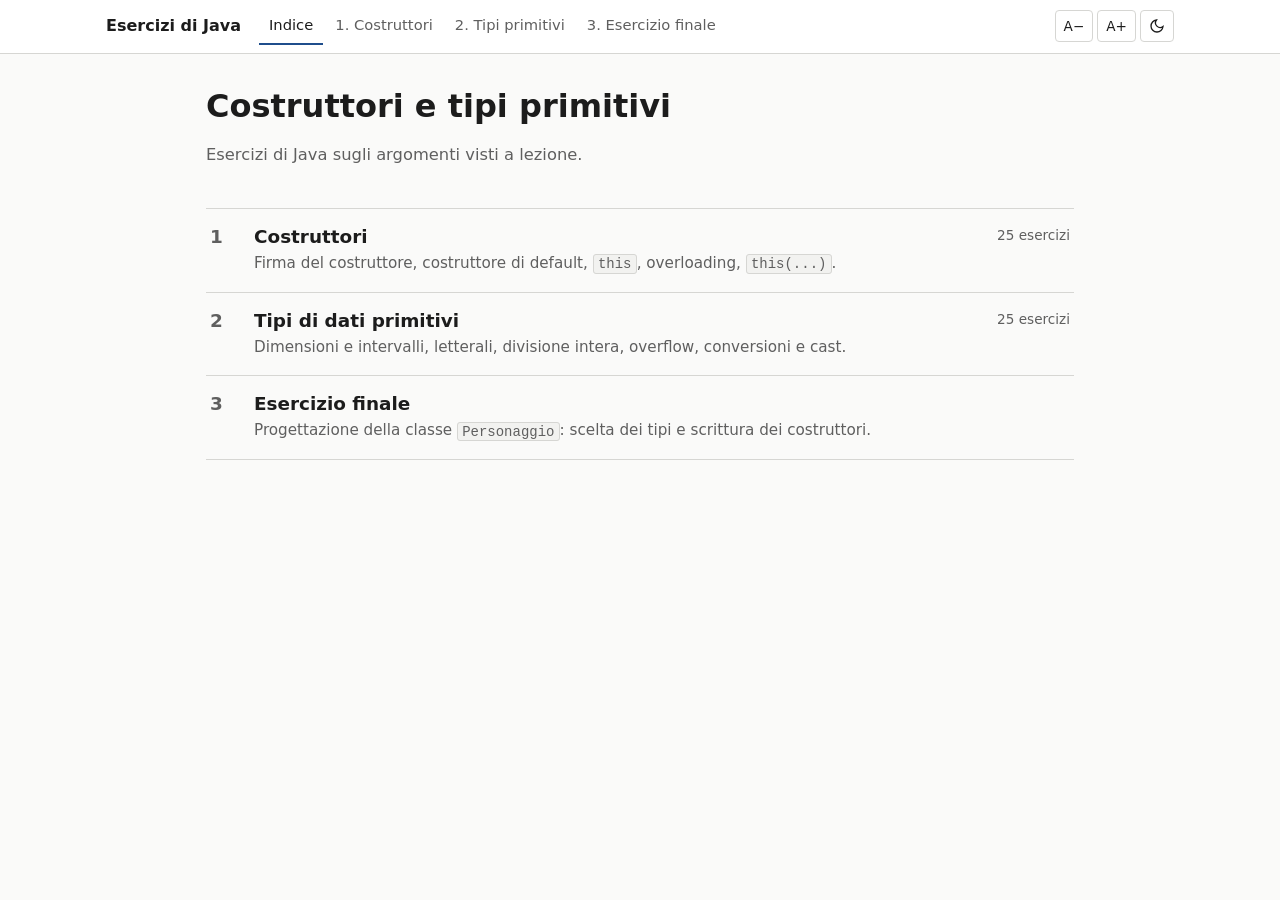
<file: index.html>
<!doctype html>
<html lang="it">
<head>
  <meta charset="utf-8">
  <meta name="viewport" content="width=device-width, initial-scale=1">
  <title>Esercizi di Java</title>
  <meta name="description" content="Esercizi di Java su costruttori e tipi di dati primitivi.">
  <link rel="icon" href="data:image/svg+xml,%3Csvg xmlns='http://www.w3.org/2000/svg' viewBox='0 0 32 32'%3E%3Crect width='32' height='32' rx='4' fill='%231f4e8c'/%3E%3Ctext x='16' y='23' font-family='Arial' font-size='20' font-weight='700' fill='white' text-anchor='middle'%3EJ%3C/text%3E%3C/svg%3E">
  <script>try{var d=document.documentElement,t=localStorage.getItem('jx-theme'),s=localStorage.getItem('jx-scale');if(t)d.dataset.theme=t;if(s)d.style.setProperty('--scale',s)}catch(e){}</script>
  <link rel="stylesheet" href="css/base.css">
  <link rel="stylesheet" href="css/exercises.css">
</head>
<body>
  <header class="topbar" data-page="home"></header>

  <main class="page page-narrow">
    <section class="hero">
      <h1>Costruttori e tipi primitivi</h1>
      <p class="lead">Esercizi di Java sugli argomenti visti a lezione.</p>
    </section>

    <ol class="toc">
      <li>
        <a href="costruttori.html" data-key="costruttori">
          <span class="n">1</span>
          <h2>Costruttori</h2>
          <p>Firma del costruttore, costruttore di default, <code>this</code>, overloading, <code>this(...)</code>.</p>
          <span class="count"></span>
        </a>
      </li>
      <li>
        <a href="tipi.html" data-key="tipi">
          <span class="n">2</span>
          <h2>Tipi di dati primitivi</h2>
          <p>Dimensioni e intervalli, letterali, divisione intera, overflow, conversioni e cast.</p>
          <span class="count"></span>
        </a>
      </li>
      <li>
        <a href="finale.html">
          <span class="n">3</span>
          <h2>Esercizio finale</h2>
          <p>Progettazione della classe <code>Personaggio</code>: scelta dei tipi e scrittura dei costruttori.</p>
        </a>
      </li>
    </ol>
  </main>

  <script src="js/core.js"></script>
  <script src="js/data-costruttori.js"></script>
  <script src="js/data-tipi.js"></script>
  <script>
    (function () {
      var sets = {
        'costruttori': window.EX_COSTRUTTORI,
        'tipi': window.EX_TIPI
      };
      document.querySelectorAll('.toc a[data-key]').forEach(function (link) {
        var done = 0, total = 0;
        link.dataset.key.split(',').forEach(function (key) {
          var state = App.store.get('jx-ex-' + key, {});
          (sets[key] || []).forEach(function (ex) {
            if (ex.section) return;
            total++;
            var s = state[ex.id];
            if (s && (s.status === 'correct' || s.status === 'revealed')) done++;
          });
        });
        link.querySelector('.count').textContent = done ? done + ' di ' + total + ' svolti' : total + ' esercizi';
      });
    })();
  </script>
</body>
</html>
</file>
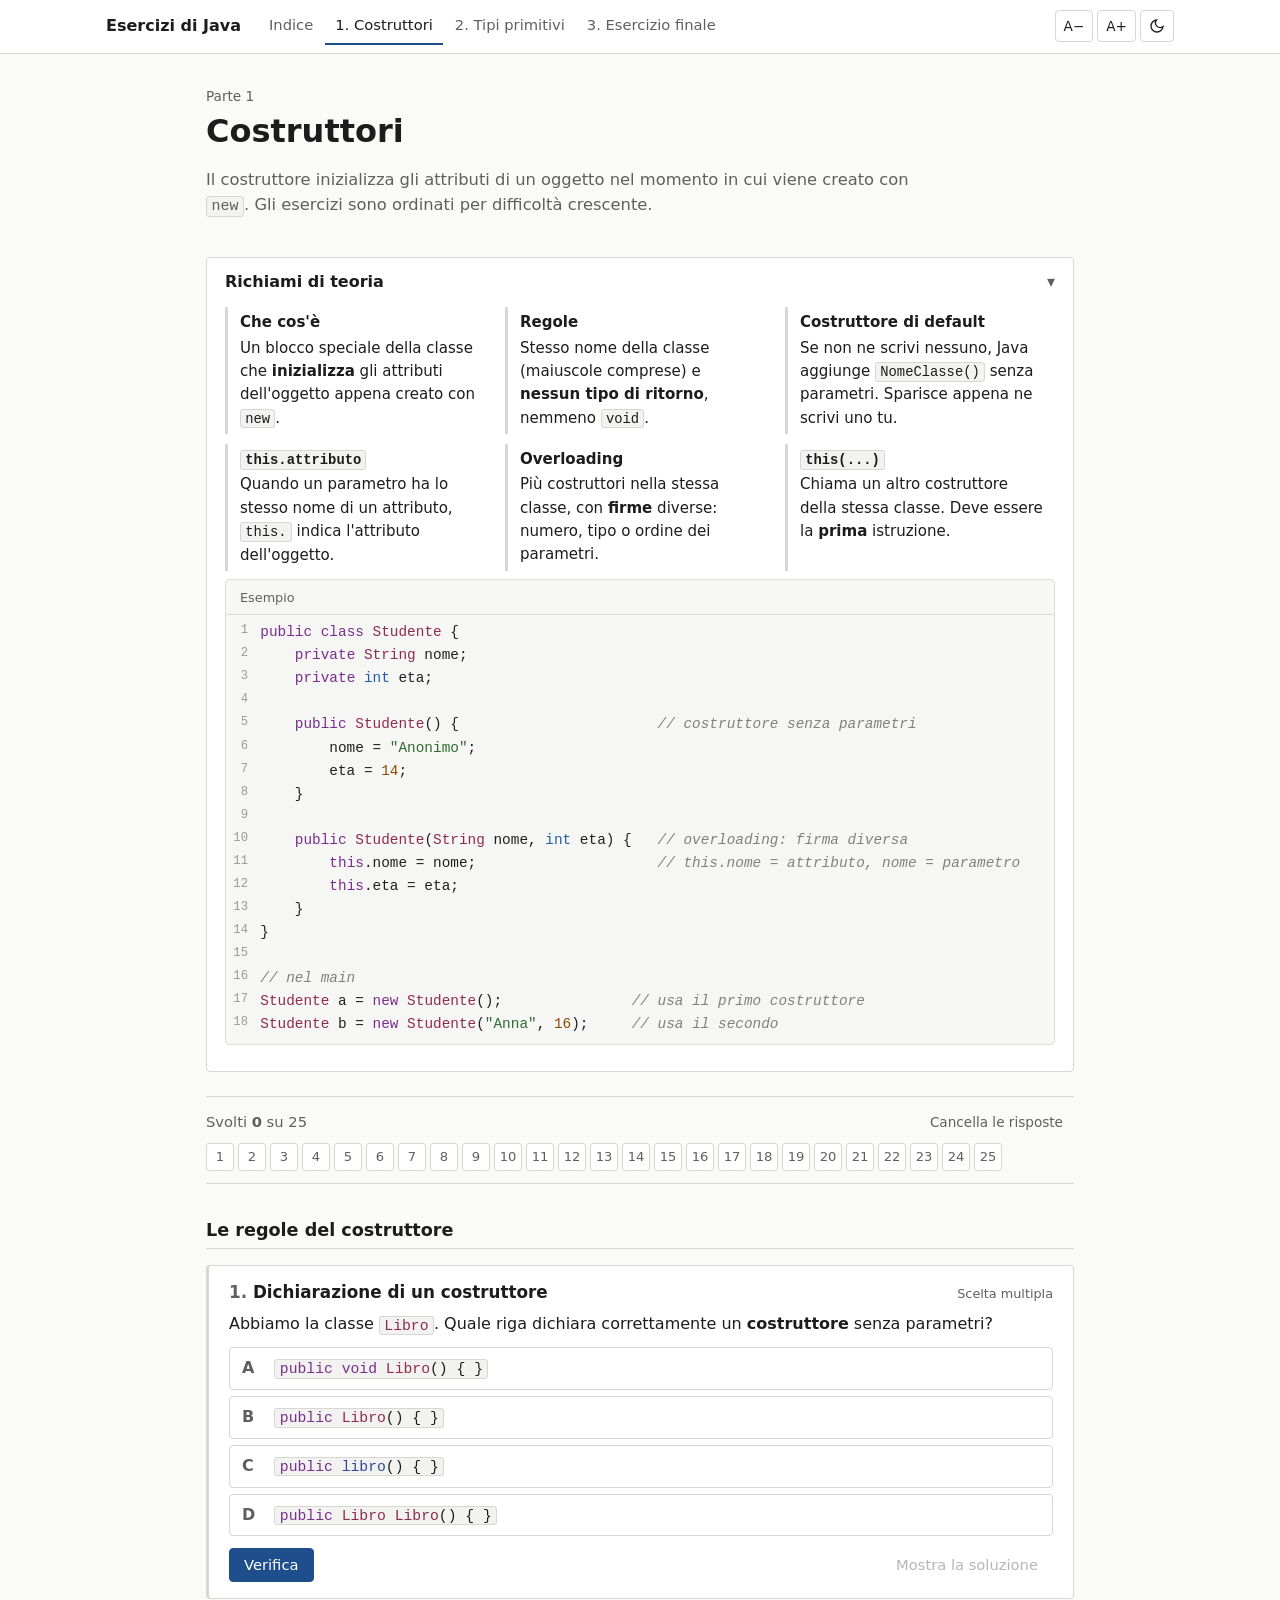
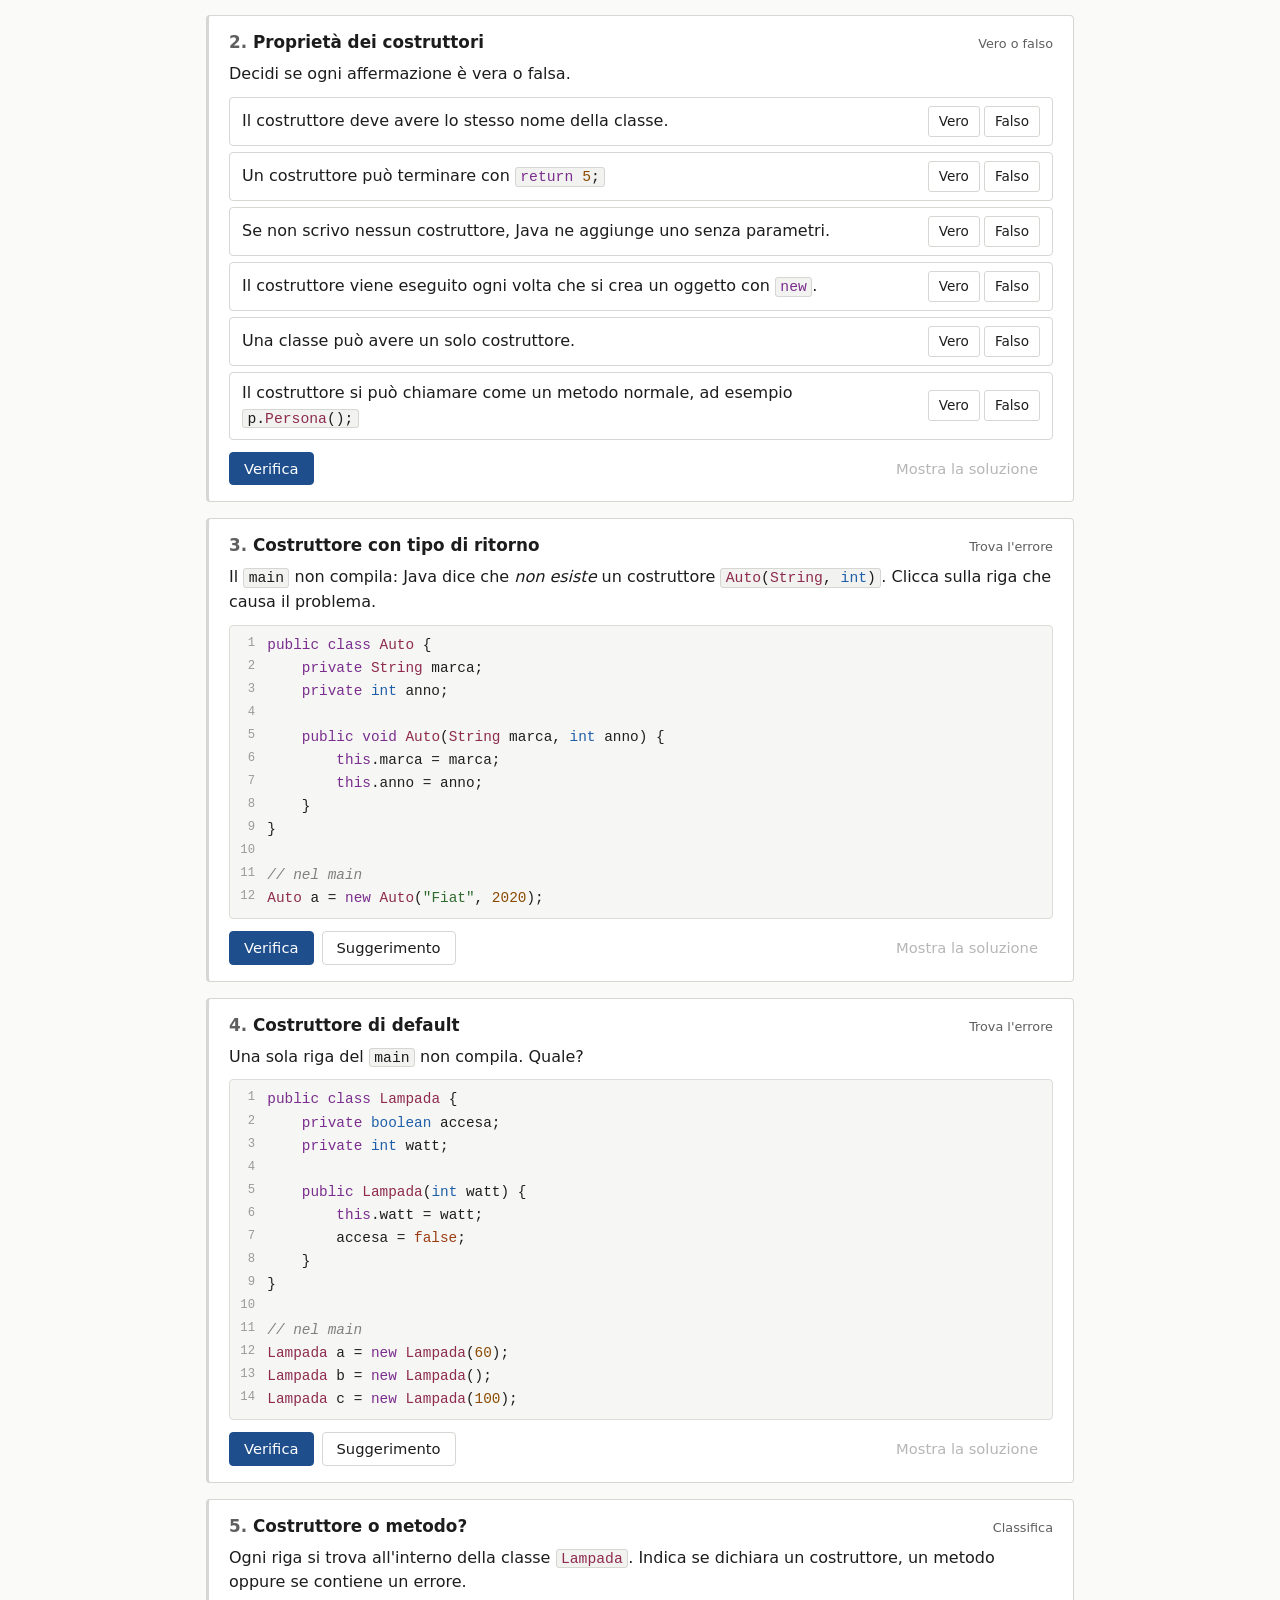
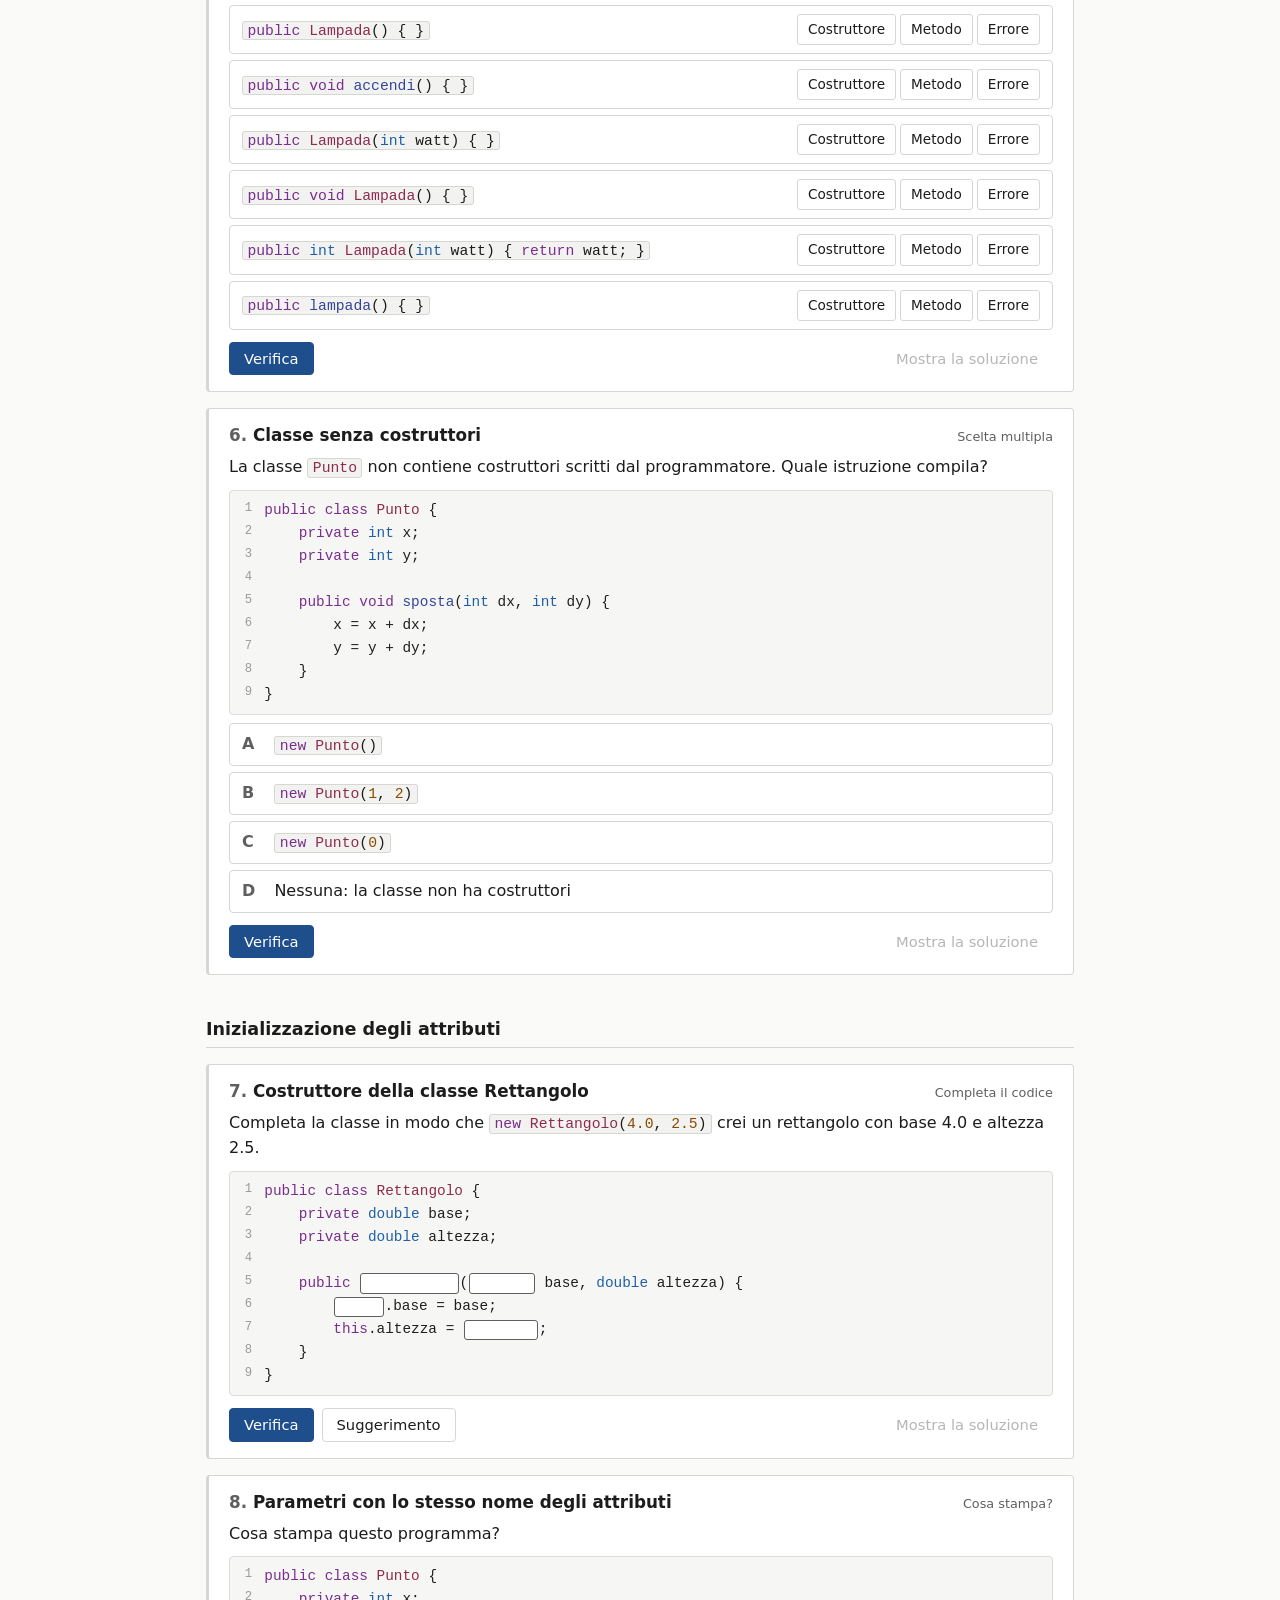
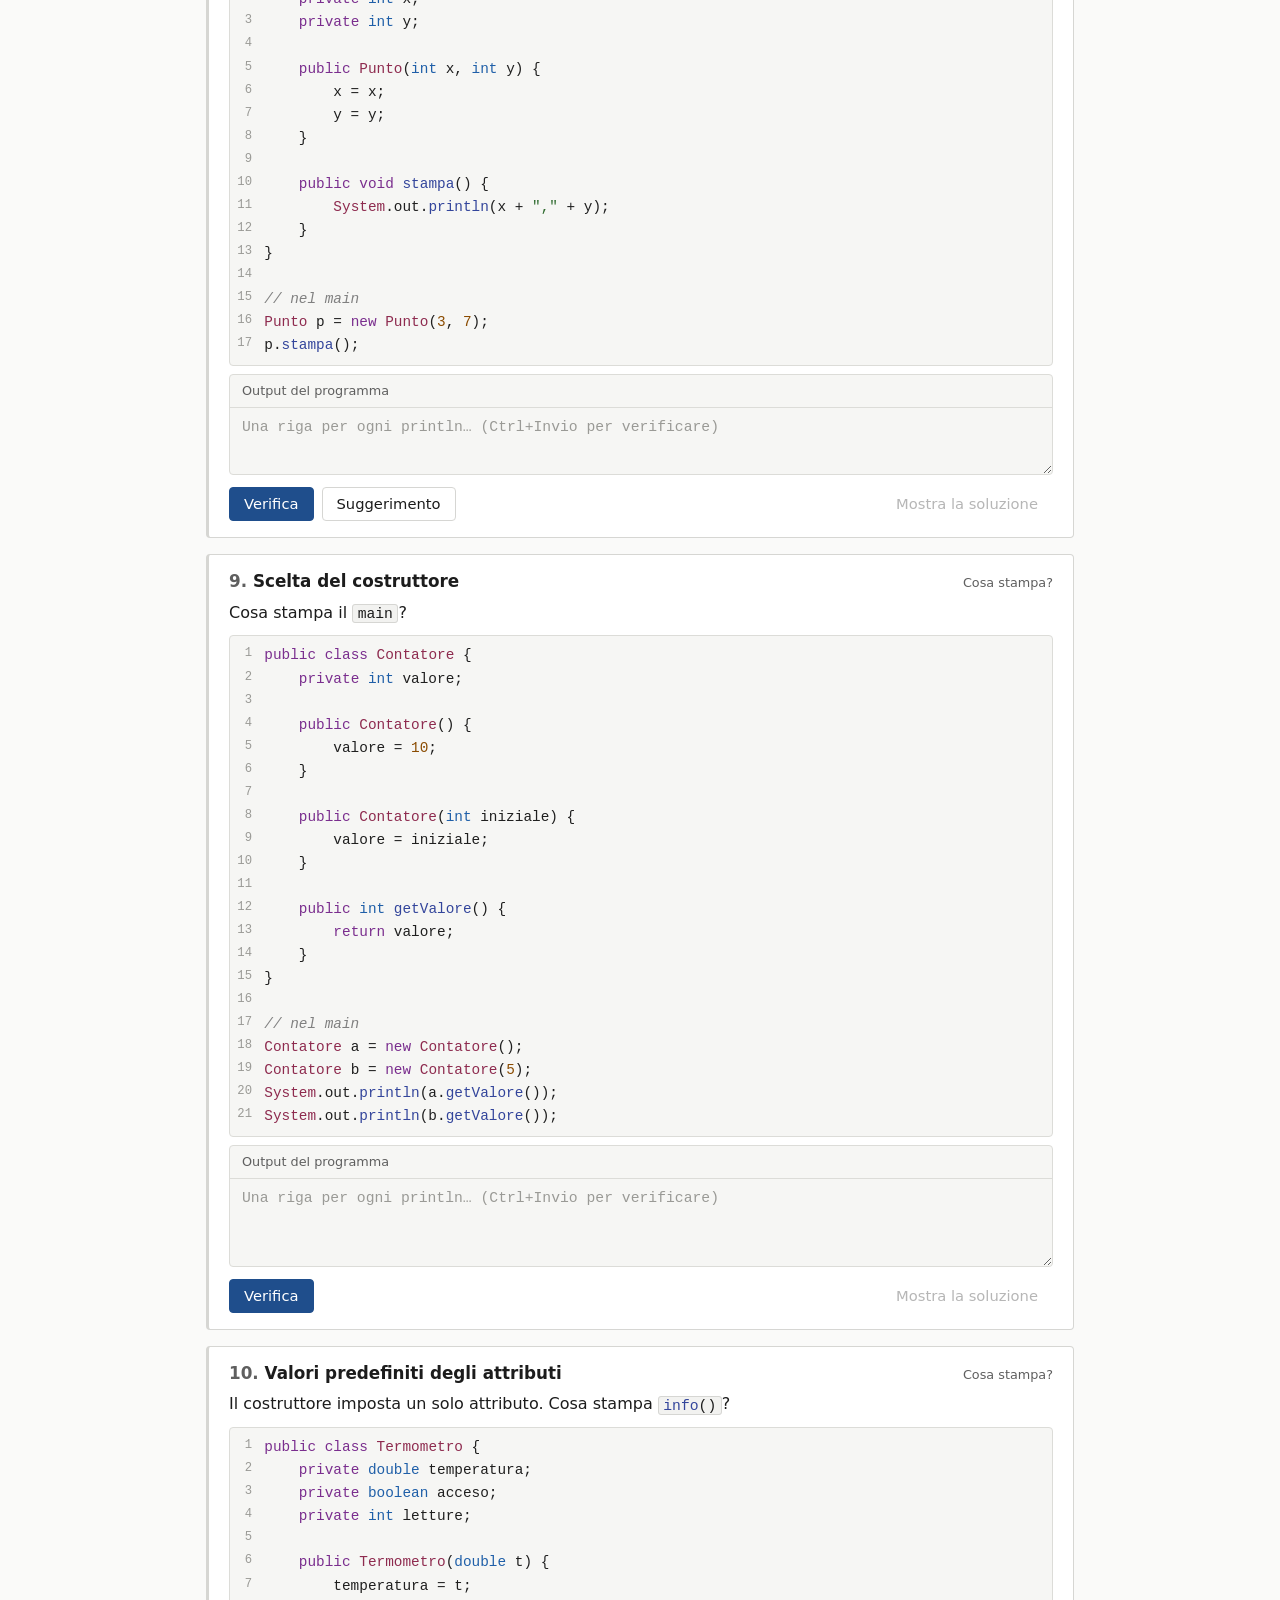
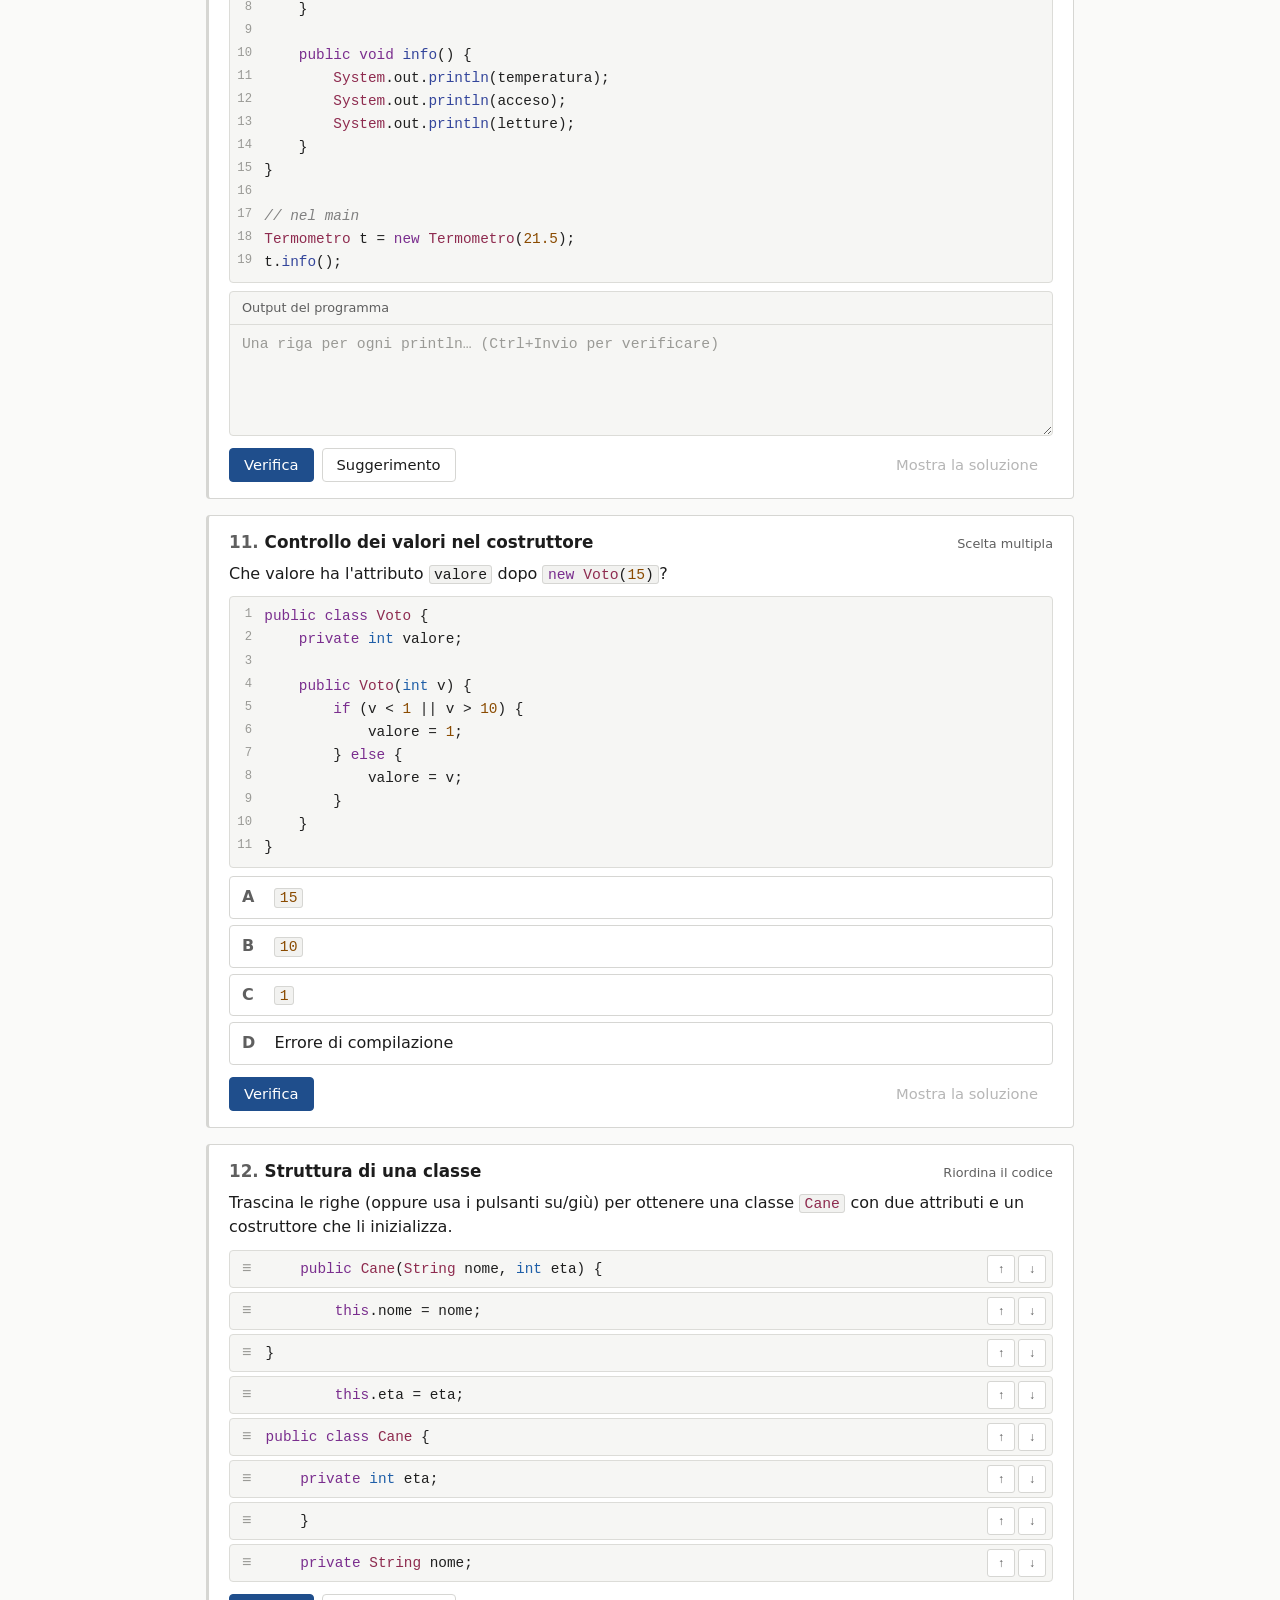
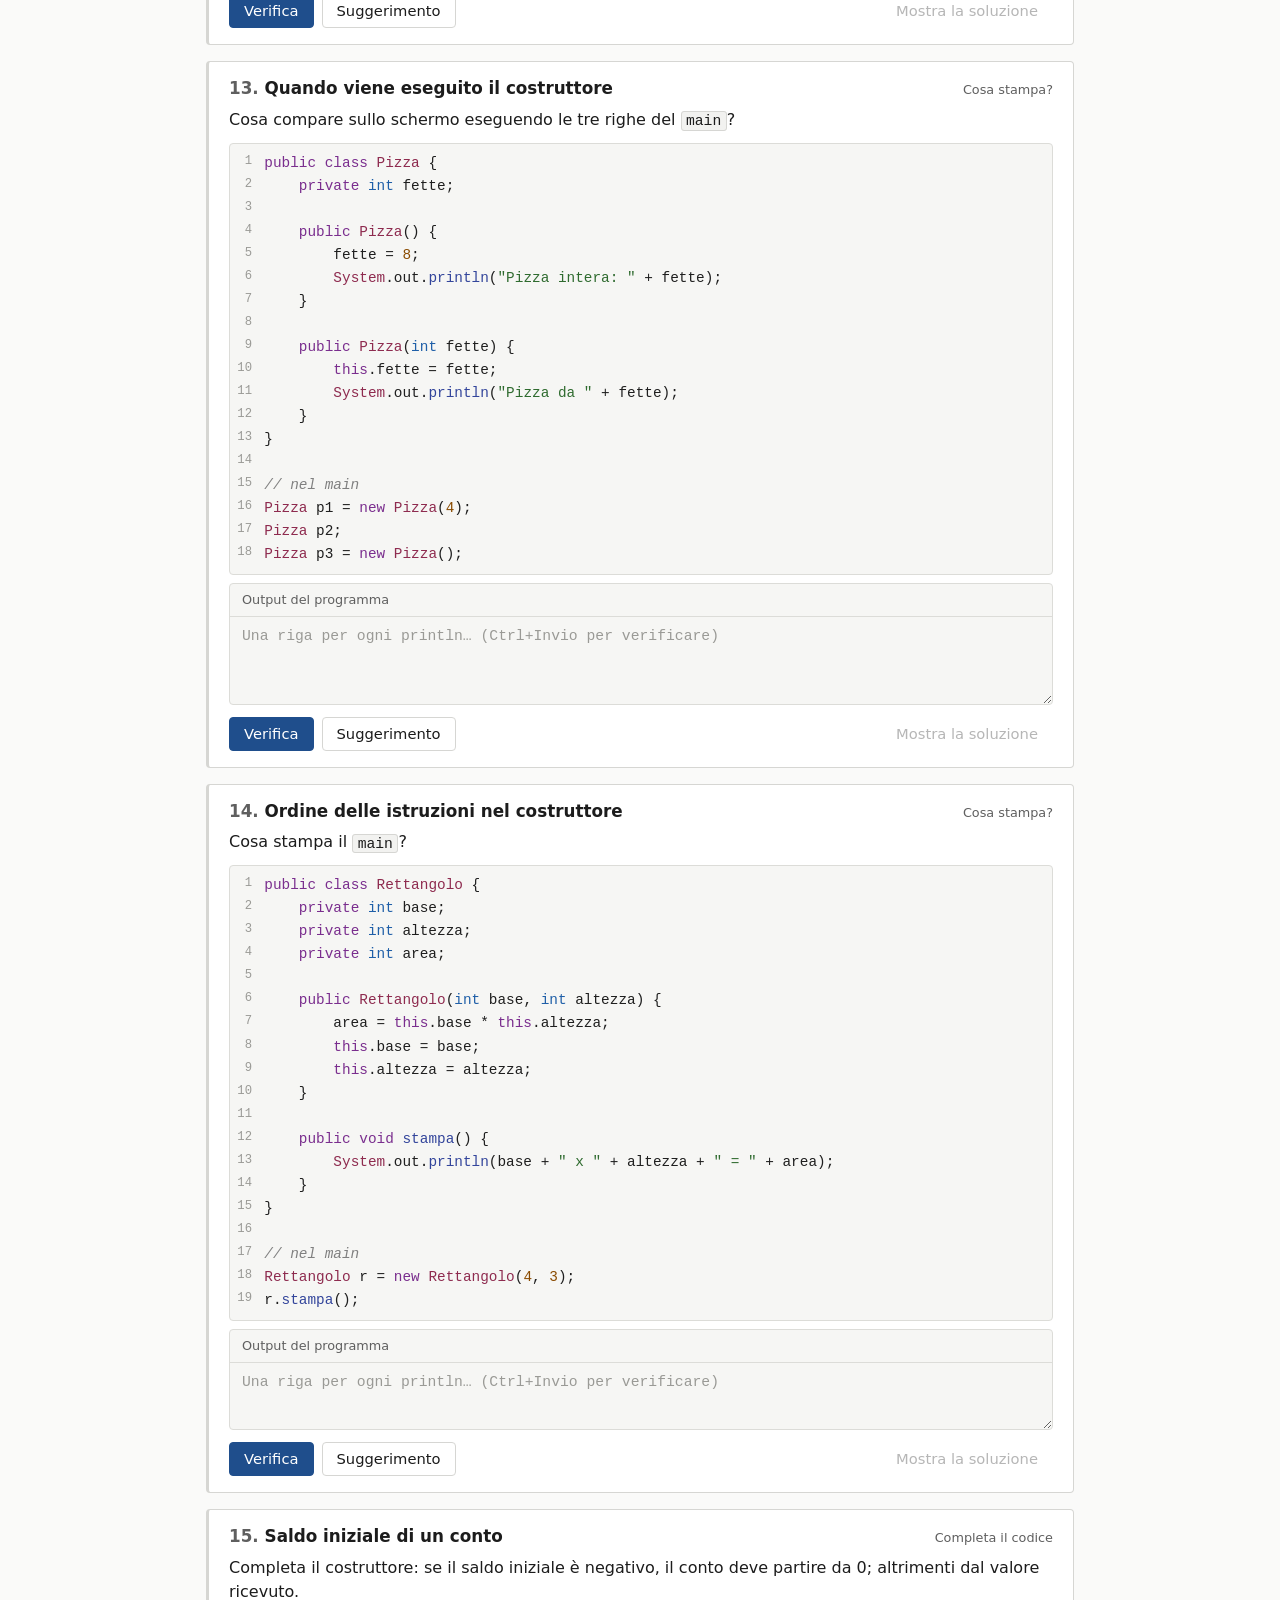
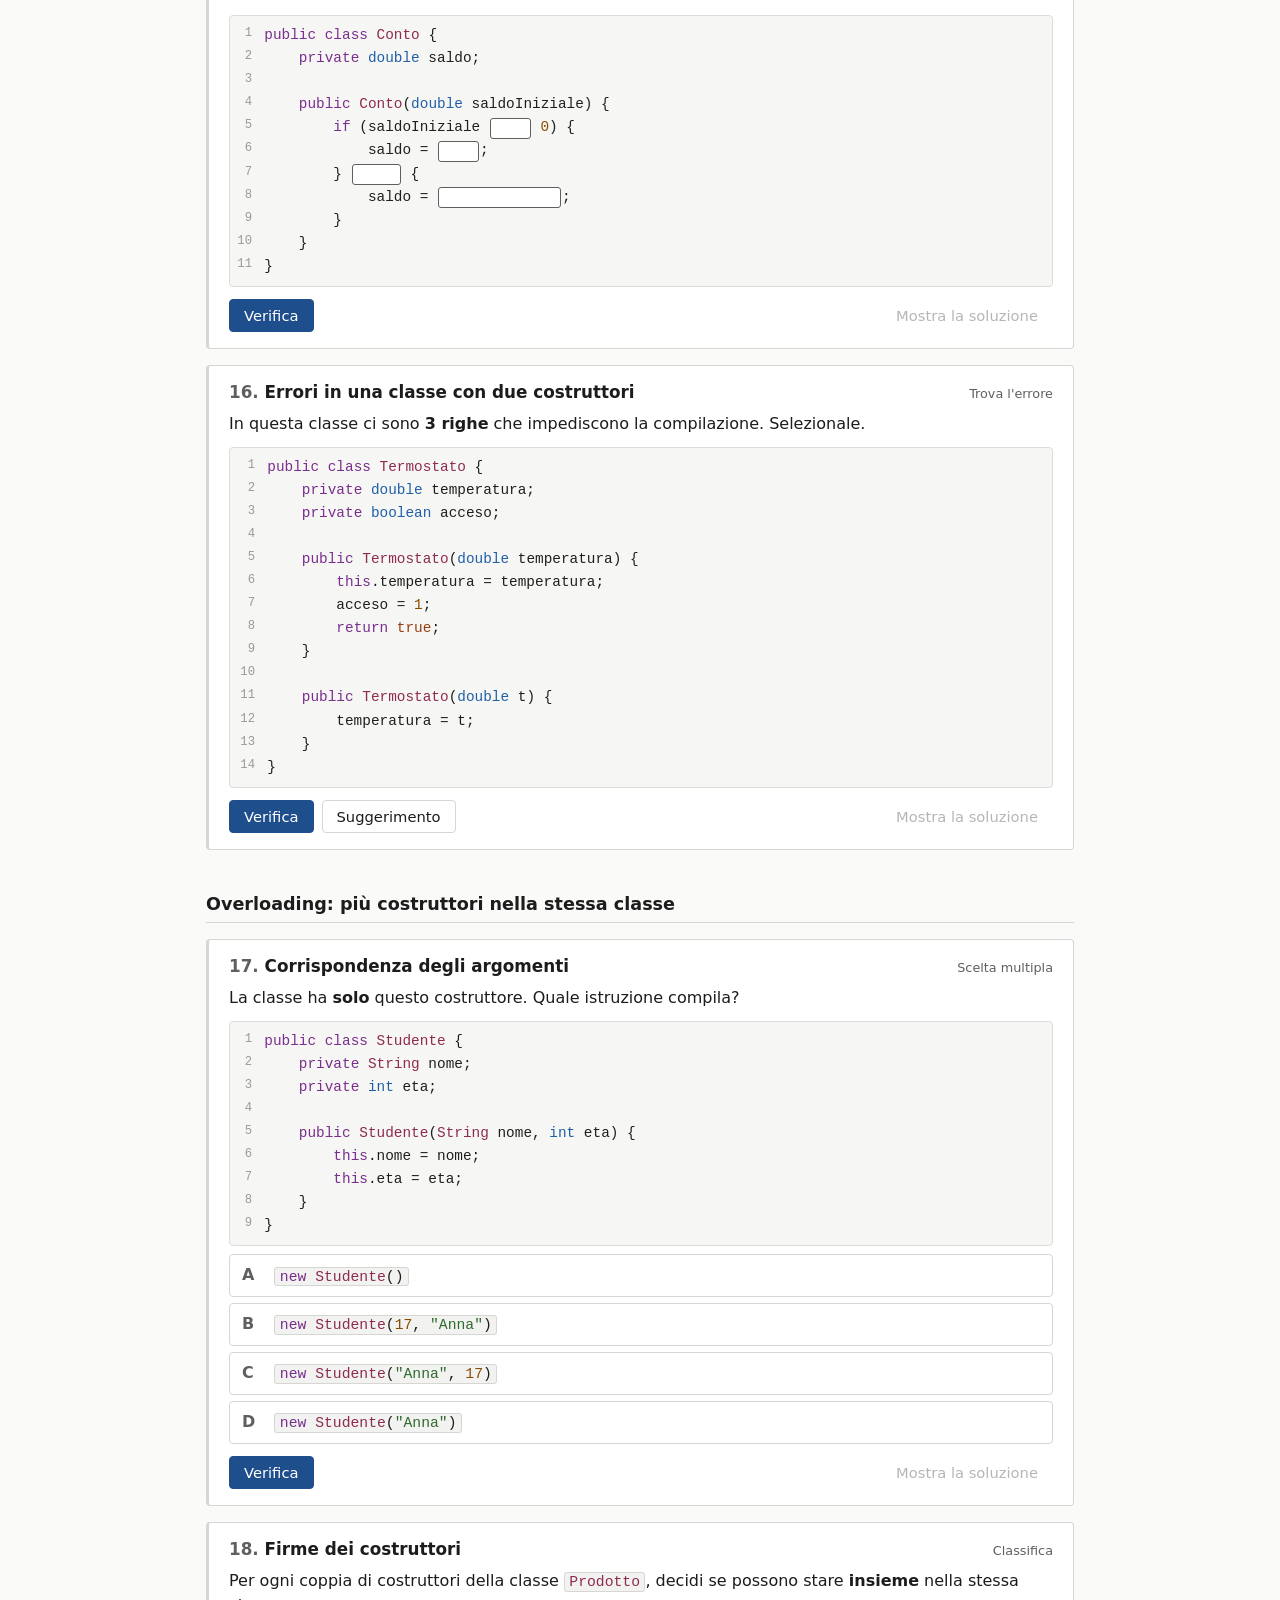
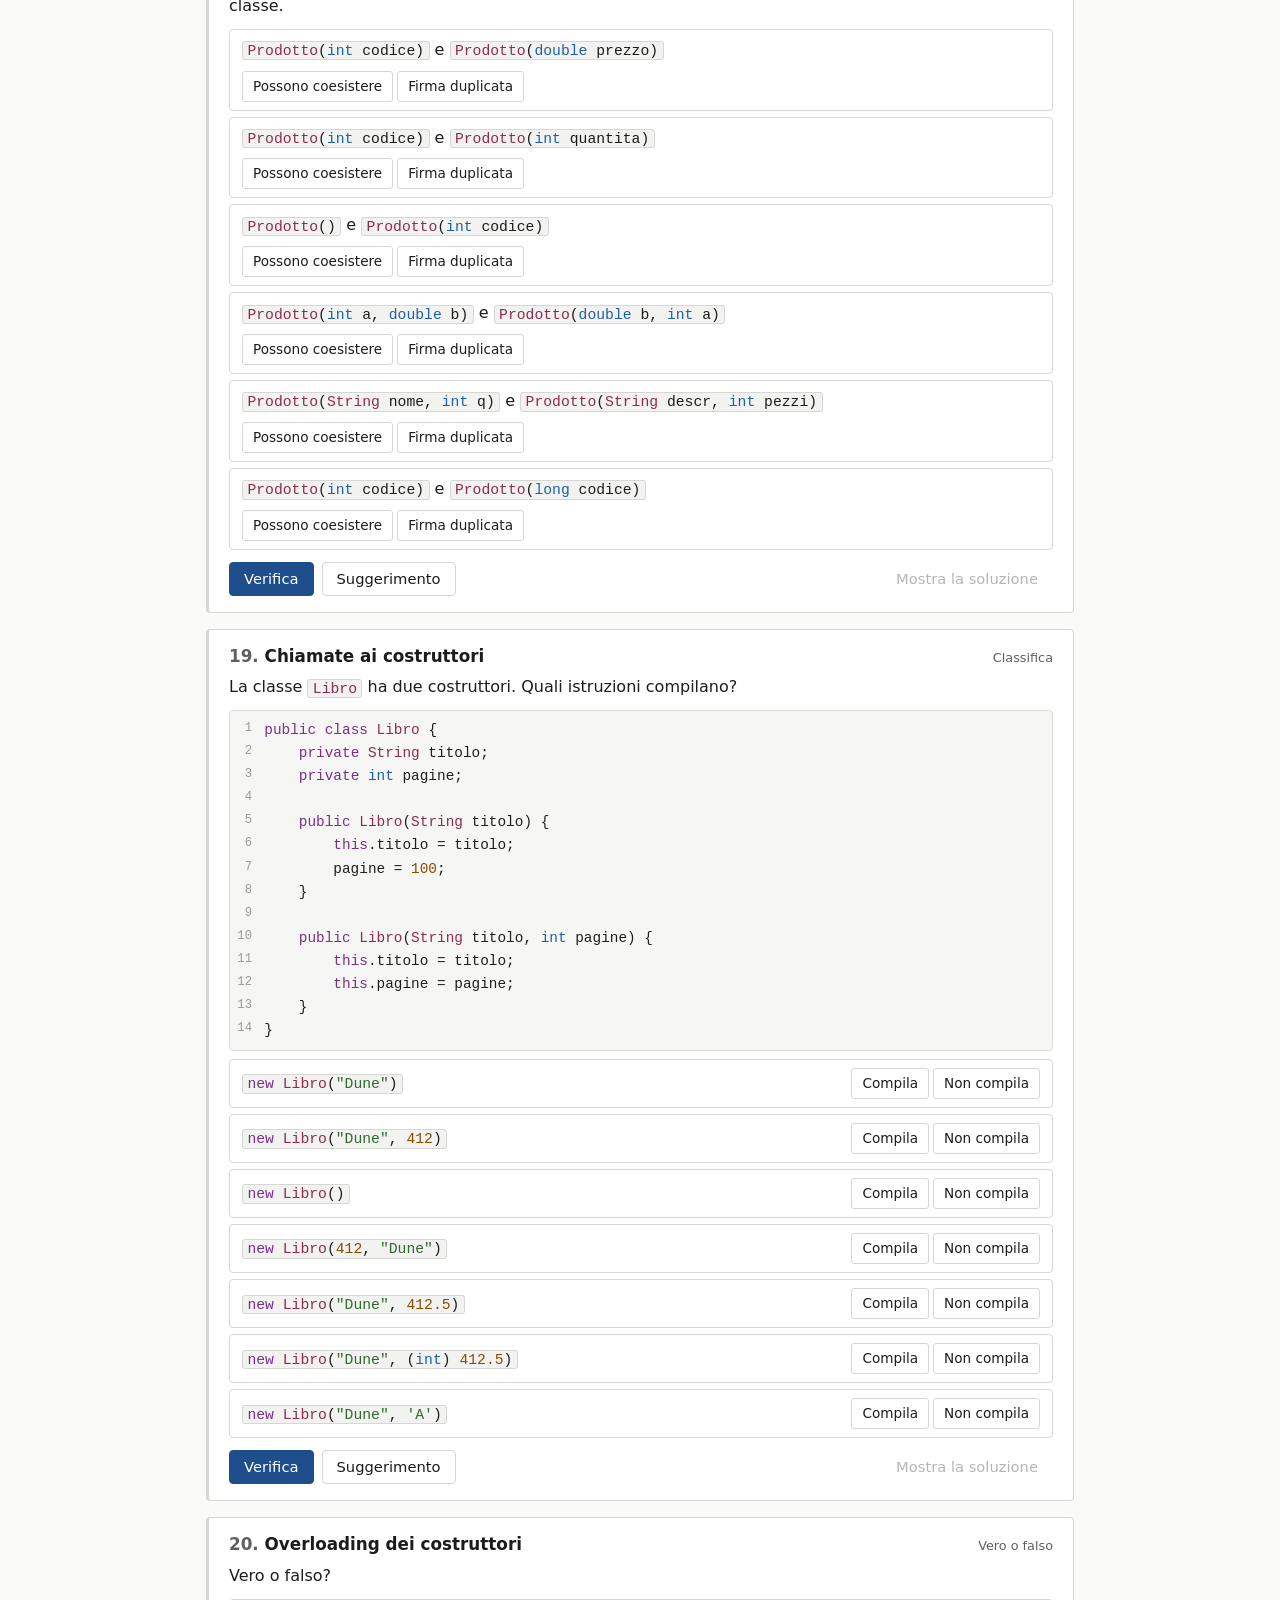
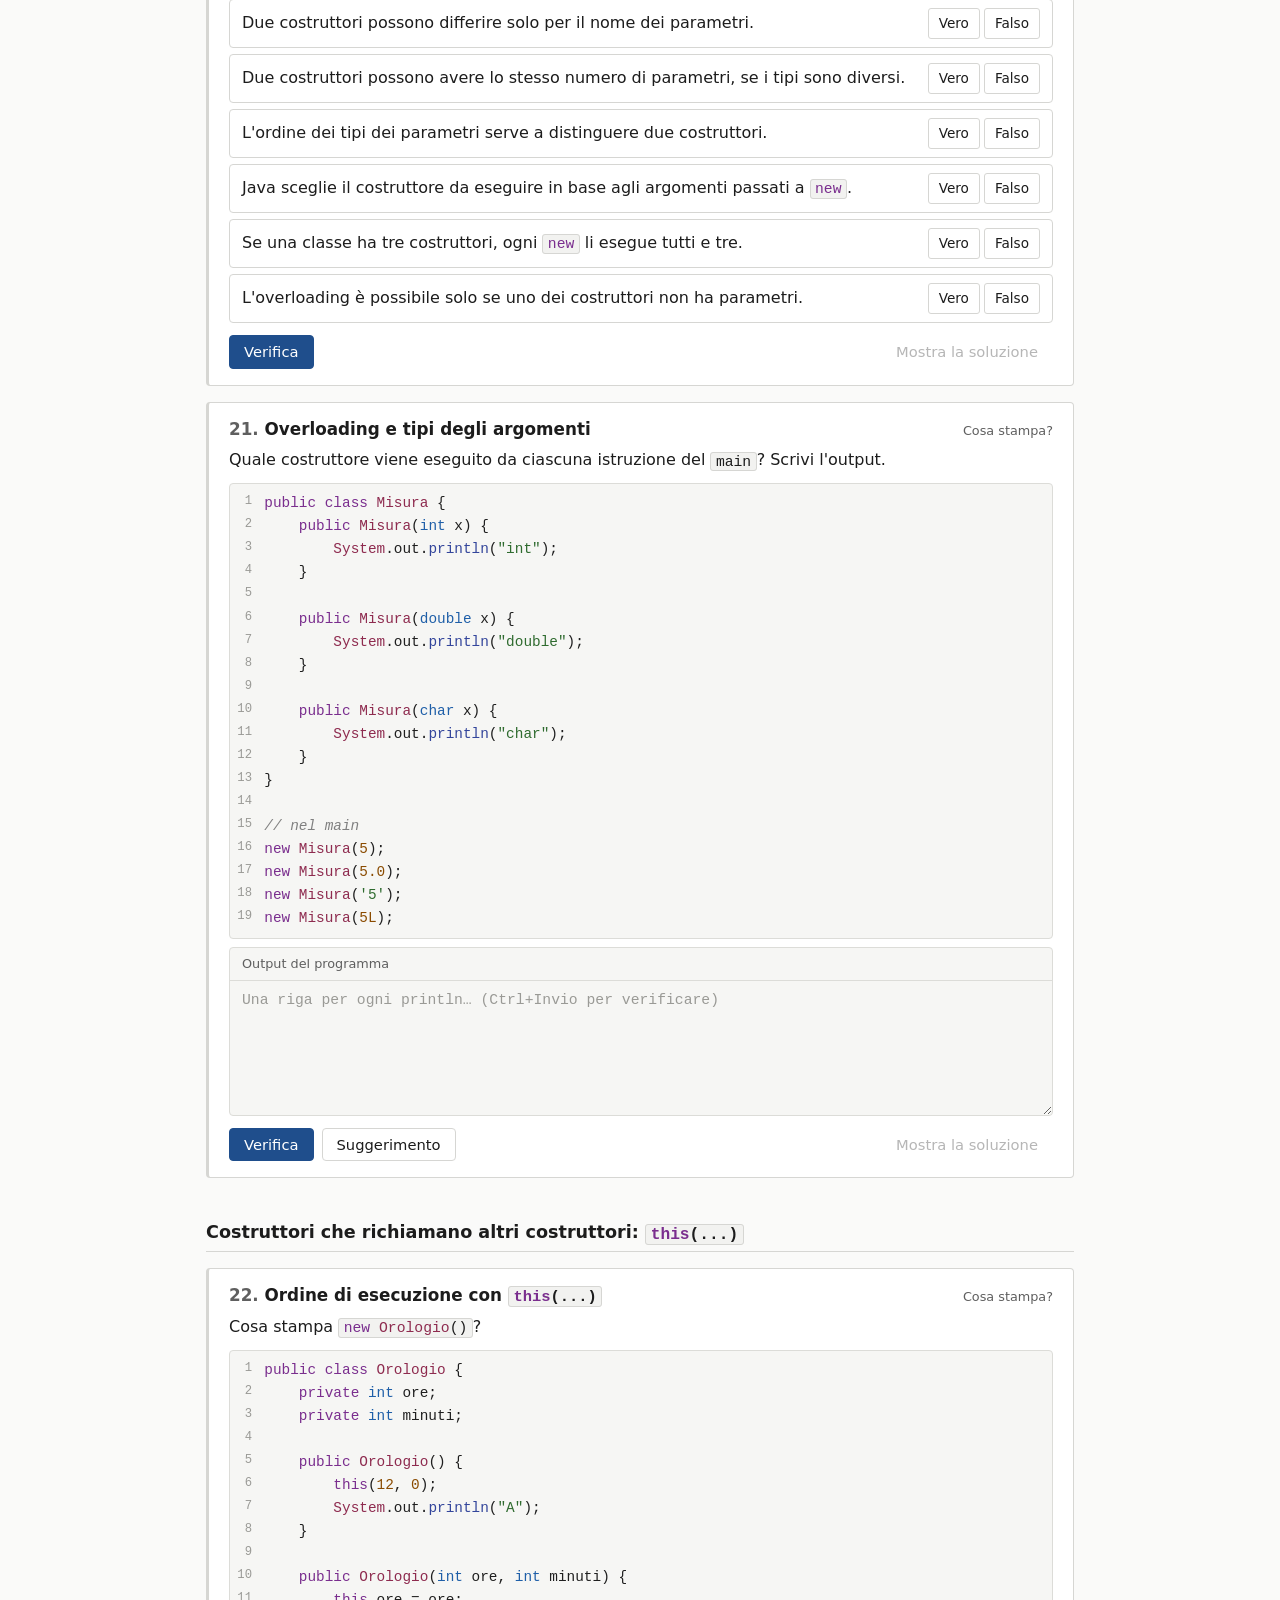
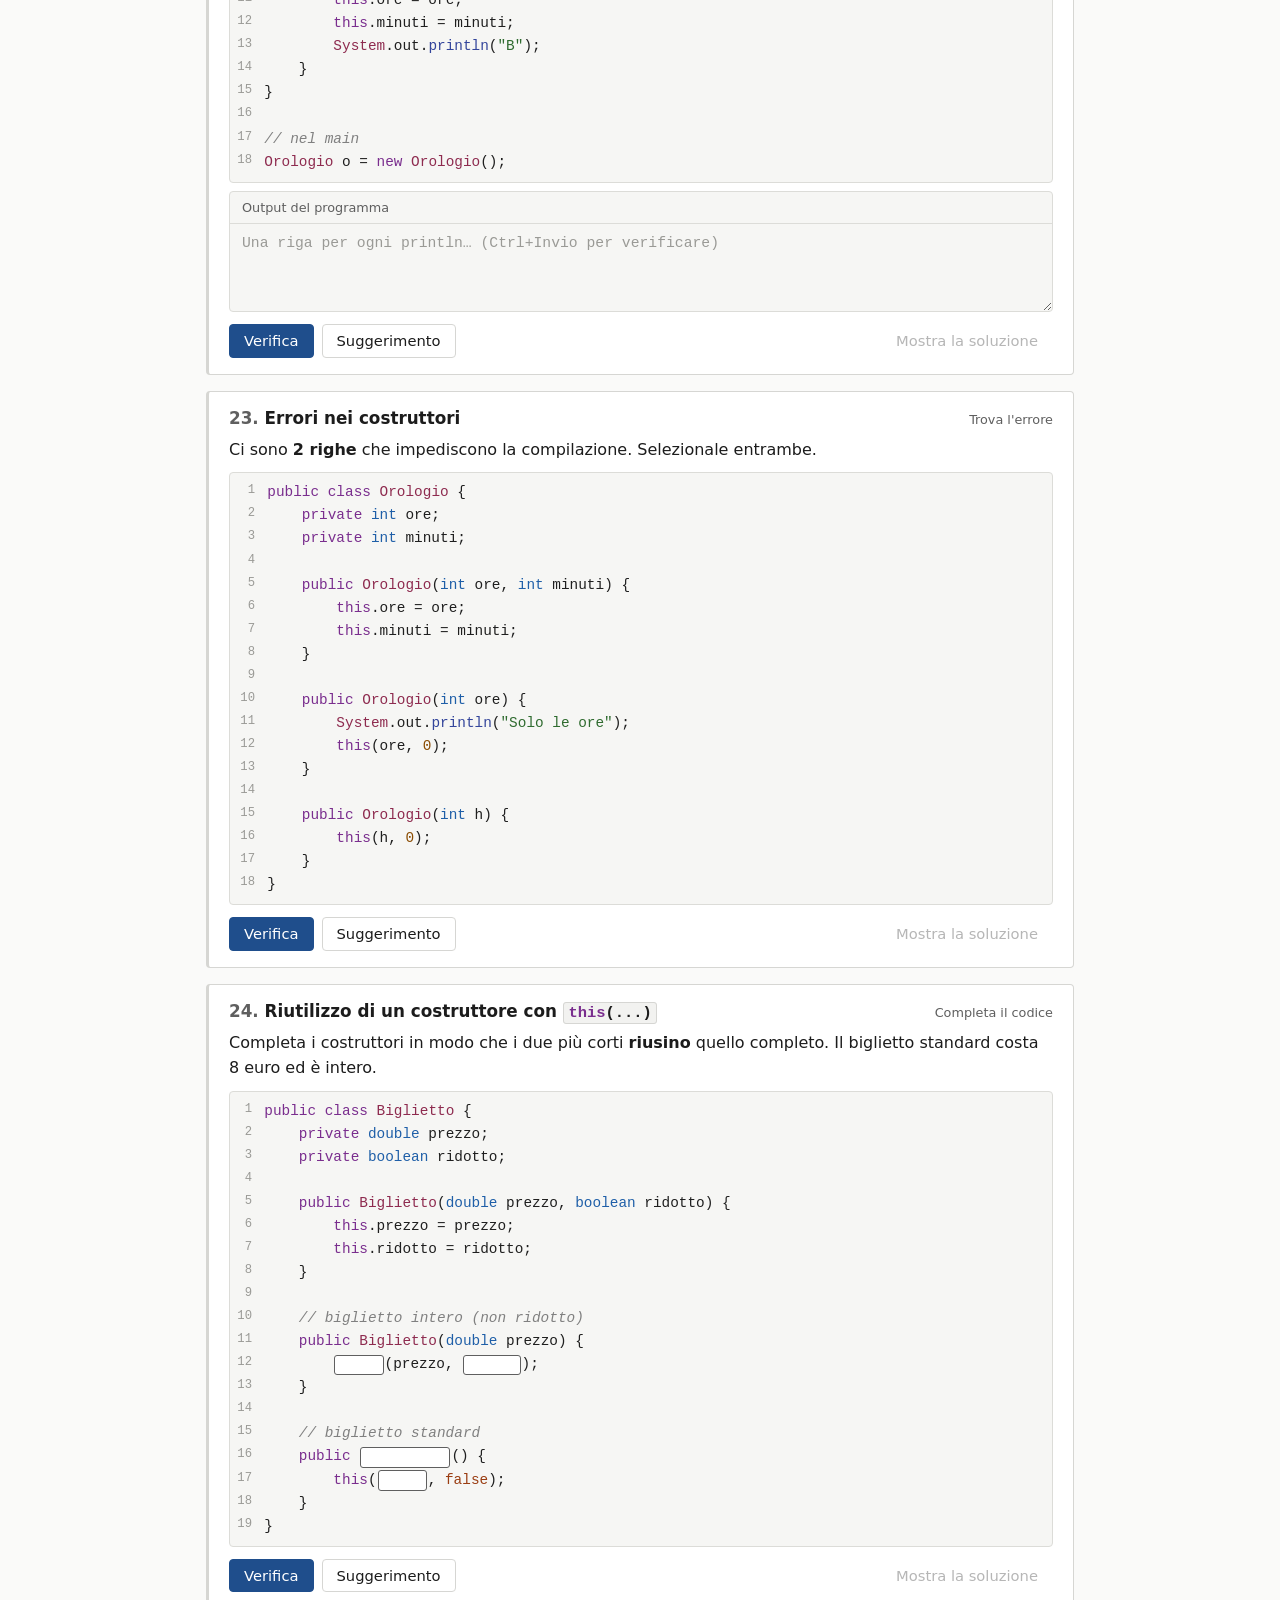
<file: costruttori.html>
<!doctype html>
<html lang="it">
<head>
  <meta charset="utf-8">
  <meta name="viewport" content="width=device-width, initial-scale=1">
  <title>Esercizi sui costruttori</title>
  <meta name="description" content="Esercizi interattivi sui costruttori in Java: firma, costruttore di default, this, overloading.">
  <link rel="icon" href="data:image/svg+xml,%3Csvg xmlns='http://www.w3.org/2000/svg' viewBox='0 0 32 32'%3E%3Crect width='32' height='32' rx='4' fill='%231f4e8c'/%3E%3Ctext x='16' y='23' font-family='Arial' font-size='20' font-weight='700' fill='white' text-anchor='middle'%3EJ%3C/text%3E%3C/svg%3E">
  <script>try{var d=document.documentElement,t=localStorage.getItem('jx-theme'),s=localStorage.getItem('jx-scale');if(t)d.dataset.theme=t;if(s)d.style.setProperty('--scale',s)}catch(e){}</script>
  <link rel="stylesheet" href="css/base.css">
  <link rel="stylesheet" href="css/exercises.css">
</head>
<body>
  <header class="topbar" data-page="costruttori"></header>

  <main class="page page-narrow">
    <section class="hero">
      <span class="eyebrow">Parte 1</span>
      <h1>Costruttori</h1>
      <p class="lead">Il costruttore inizializza gli attributi di un oggetto nel momento in cui viene creato con <code>new</code>. Gli esercizi sono ordinati per difficoltà crescente.</p>
    </section>

    <details class="theory" open>
      <summary>Richiami di teoria</summary>
      <div class="theory-body">
        <div class="theory-grid">
          <div class="theory-tip"><strong>Che cos'è</strong>Un blocco speciale della classe che <b>inizializza</b> gli attributi dell'oggetto appena creato con <code>new</code>.</div>
          <div class="theory-tip"><strong>Regole</strong>Stesso nome della classe (maiuscole comprese) e <b>nessun tipo di ritorno</b>, nemmeno <code>void</code>.</div>
          <div class="theory-tip"><strong>Costruttore di default</strong>Se non ne scrivi nessuno, Java aggiunge <code>NomeClasse()</code> senza parametri. Sparisce appena ne scrivi uno tu.</div>
          <div class="theory-tip"><strong><code>this.attributo</code></strong>Quando un parametro ha lo stesso nome di un attributo, <code>this.</code> indica l'attributo dell'oggetto.</div>
          <div class="theory-tip"><strong>Overloading</strong>Più costruttori nella stessa classe, con <b>firme</b> diverse: numero, tipo o ordine dei parametri.</div>
          <div class="theory-tip"><strong><code>this(...)</code></strong>Chiama un altro costruttore della stessa classe. Deve essere la <b>prima</b> istruzione.</div>
        </div>
        <pre data-java data-title="Esempio">
public class Studente {
    private String nome;
    private int eta;

    public Studente() {                       // costruttore senza parametri
        nome = "Anonimo";
        eta = 14;
    }

    public Studente(String nome, int eta) {   // overloading: firma diversa
        this.nome = nome;                     // this.nome = attributo, nome = parametro
        this.eta = eta;
    }
}

// nel main
Studente a = new Studente();               // usa il primo costruttore
Studente b = new Studente("Anna", 16);     // usa il secondo</pre>
      </div>
    </details>

    <div class="status-bar" id="status"></div>
    <div class="ex-list" id="list"></div>
  </main>


  <script src="js/core.js"></script>
  <script src="js/engine.js"></script>
  <script src="js/data-costruttori.js"></script>
  <script>
    document.addEventListener('DOMContentLoaded', function () {
      Engine.mount({
        key: 'costruttori',
        list: document.getElementById('list'),
        status: document.getElementById('status'),
        exercises: window.EX_COSTRUTTORI,
        next: { href: 'tipi.html', label: 'Parte 2: tipi primitivi' }
      });
    });
  </script>
</body>
</html>
</file>
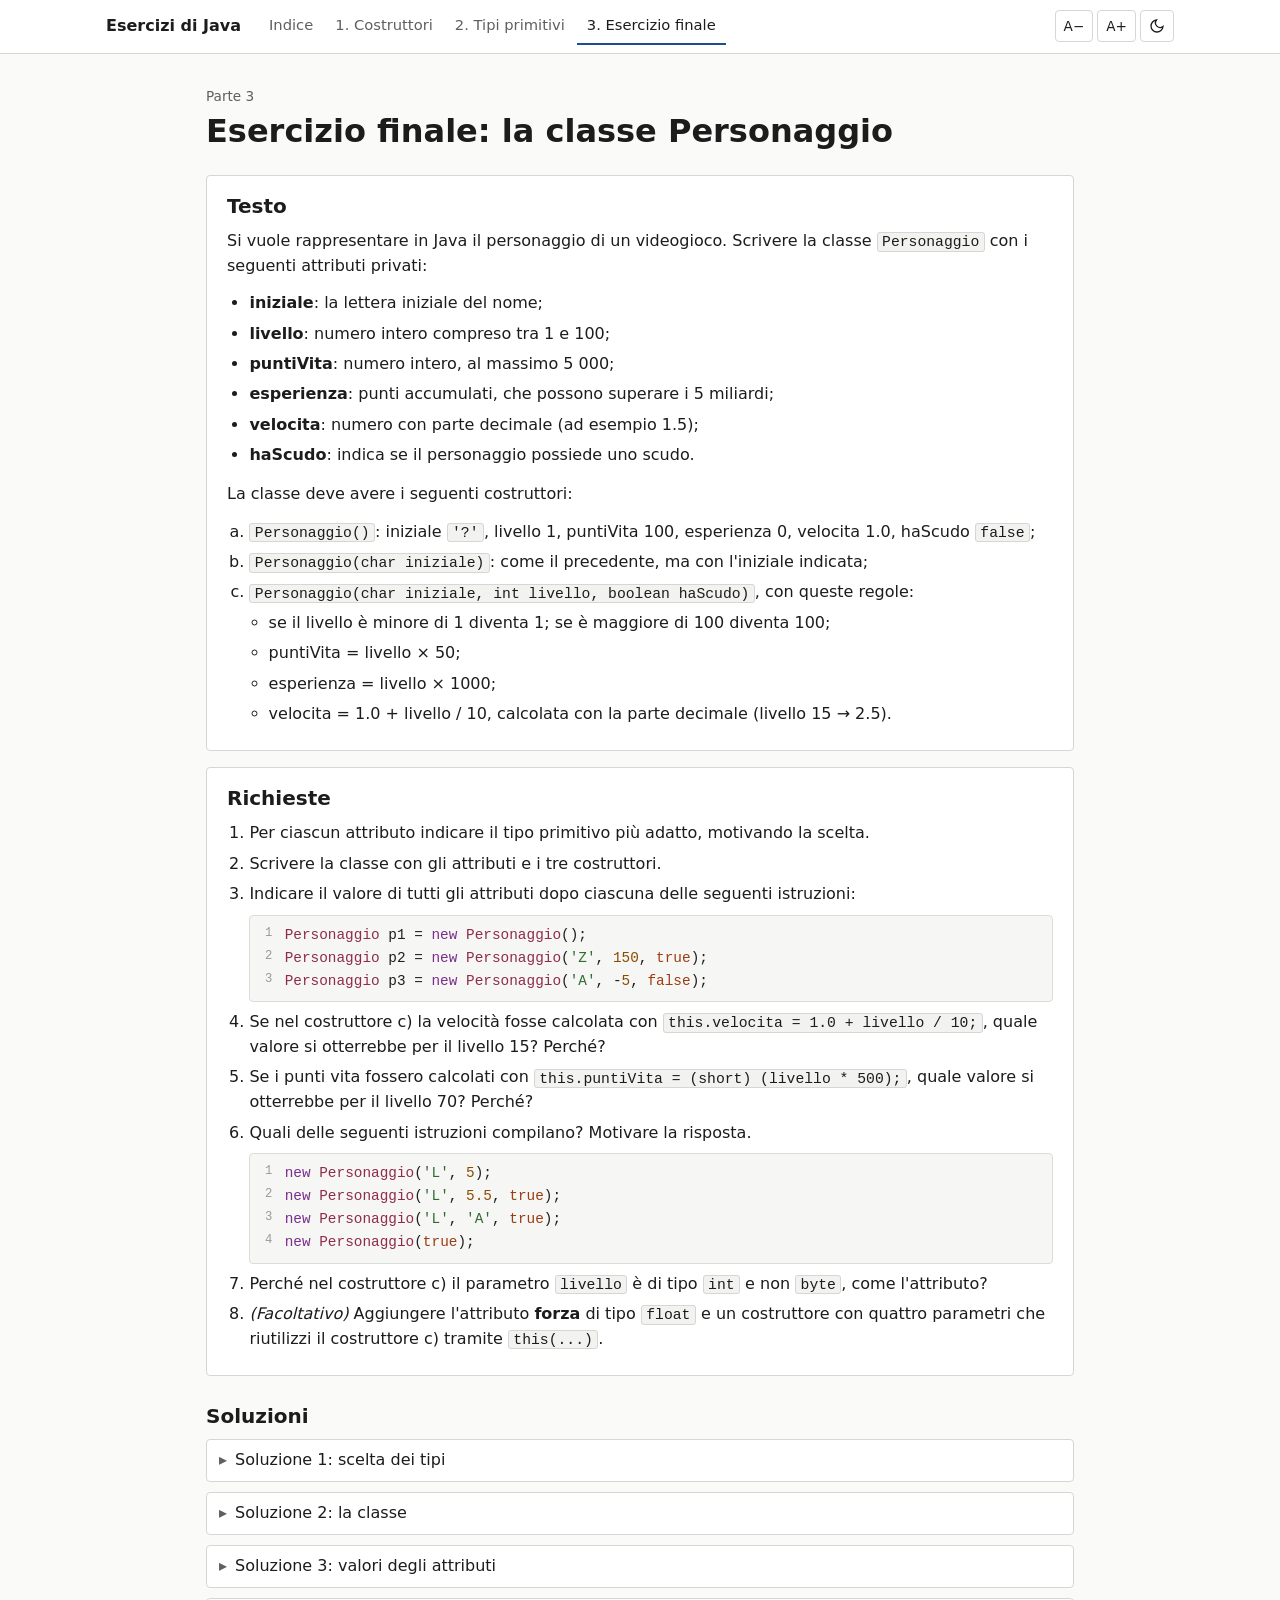
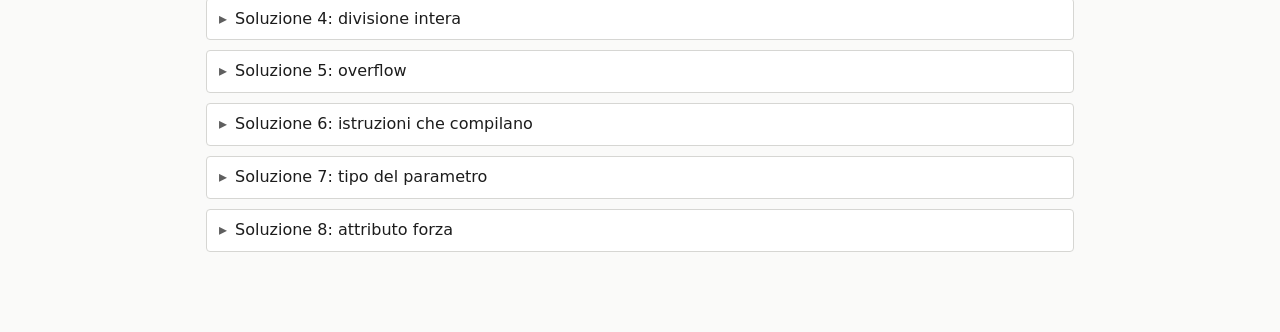
<file: finale.html>
<!doctype html>
<html lang="it">
<head>
  <meta charset="utf-8">
  <meta name="viewport" content="width=device-width, initial-scale=1">
  <title>Esercizio finale</title>
  <meta name="description" content="Esercizio finale: progettazione della classe Personaggio con tipi primitivi e costruttori.">
  <link rel="icon" href="data:image/svg+xml,%3Csvg xmlns='http://www.w3.org/2000/svg' viewBox='0 0 32 32'%3E%3Crect width='32' height='32' rx='4' fill='%231f4e8c'/%3E%3Ctext x='16' y='23' font-family='Arial' font-size='20' font-weight='700' fill='white' text-anchor='middle'%3EJ%3C/text%3E%3C/svg%3E">
  <script>try{var d=document.documentElement,t=localStorage.getItem('jx-theme'),s=localStorage.getItem('jx-scale');if(t)d.dataset.theme=t;if(s)d.style.setProperty('--scale',s)}catch(e){}</script>
  <link rel="stylesheet" href="css/base.css">
  <link rel="stylesheet" href="css/exercises.css">
</head>
<body>
  <header class="topbar" data-page="finale"></header>

  <main class="page page-narrow">
    <section class="hero">
      <span class="eyebrow">Parte 3</span>
      <h1>Esercizio finale: la classe Personaggio</h1>
    </section>

    <section class="card">
      <h2>Testo</h2>
      <p>Si vuole rappresentare in Java il personaggio di un videogioco. Scrivere la classe <code>Personaggio</code> con i seguenti attributi privati:</p>
      <ul class="spec">
        <li><b>iniziale</b>: la lettera iniziale del nome;</li>
        <li><b>livello</b>: numero intero compreso tra 1 e 100;</li>
        <li><b>puntiVita</b>: numero intero, al massimo 5 000;</li>
        <li><b>esperienza</b>: punti accumulati, che possono superare i 5 miliardi;</li>
        <li><b>velocita</b>: numero con parte decimale (ad esempio 1.5);</li>
        <li><b>haScudo</b>: indica se il personaggio possiede uno scudo.</li>
      </ul>
      <p style="margin-top:14px">La classe deve avere i seguenti costruttori:</p>
      <ol class="spec" type="a">
        <li><code>Personaggio()</code>: iniziale <code>'?'</code>, livello 1, puntiVita 100, esperienza 0, velocita 1.0, haScudo <code>false</code>;</li>
        <li><code>Personaggio(char iniziale)</code>: come il precedente, ma con l'iniziale indicata;</li>
        <li><code>Personaggio(char iniziale, int livello, boolean haScudo)</code>, con queste regole:
          <ul>
            <li>se il livello è minore di 1 diventa 1; se è maggiore di 100 diventa 100;</li>
            <li>puntiVita = livello × 50;</li>
            <li>esperienza = livello × 1000;</li>
            <li>velocita = 1.0 + livello / 10, calcolata con la parte decimale (livello 15 → 2.5).</li>
          </ul>
        </li>
      </ol>
    </section>

    <section class="card" style="margin-top:16px">
      <h2>Richieste</h2>
      <ol class="spec">
        <li>Per ciascun attributo indicare il tipo primitivo più adatto, motivando la scelta.</li>
        <li>Scrivere la classe con gli attributi e i tre costruttori.</li>
        <li>Indicare il valore di tutti gli attributi dopo ciascuna delle seguenti istruzioni:
          <pre data-java>
Personaggio p1 = new Personaggio();
Personaggio p2 = new Personaggio('Z', 150, true);
Personaggio p3 = new Personaggio('A', -5, false);</pre>
        </li>
        <li>Se nel costruttore c) la velocità fosse calcolata con <code>this.velocita = 1.0 + livello / 10;</code>, quale valore si otterrebbe per il livello 15? Perché?</li>
        <li>Se i punti vita fossero calcolati con <code>this.puntiVita = (short) (livello * 500);</code>, quale valore si otterrebbe per il livello 70? Perché?</li>
        <li>Quali delle seguenti istruzioni compilano? Motivare la risposta.
          <pre data-java>
new Personaggio('L', 5);
new Personaggio('L', 5.5, true);
new Personaggio('L', 'A', true);
new Personaggio(true);</pre>
        </li>
        <li>Perché nel costruttore c) il parametro <code>livello</code> è di tipo <code>int</code> e non <code>byte</code>, come l'attributo?</li>
        <li><i>(Facoltativo)</i> Aggiungere l'attributo <b>forza</b> di tipo <code>float</code> e un costruttore con quattro parametri che riutilizzi il costruttore c) tramite <code>this(...)</code>.</li>
      </ol>
    </section>

    <section style="margin-top:28px">
      <h2>Soluzioni</h2>

      <details class="reveal-block">
        <summary>Soluzione 1: scelta dei tipi</summary>
        <div class="inner">
          <div class="table-wrap">
            <table class="data">
              <thead><tr><th>Attributo</th><th>Tipo</th><th>Motivazione</th></tr></thead>
              <tbody>
                <tr><td>iniziale</td><td><code>char</code></td><td>un singolo carattere</td></tr>
                <tr><td>livello</td><td><code>byte</code></td><td>1–100 rientra nell'intervallo −128 … 127 (accettabili anche <code>short</code> o <code>int</code>)</td></tr>
                <tr><td>puntiVita</td><td><code>short</code></td><td>5 000 rientra nel massimo di 32 767; un <code>byte</code> non basta (accettabile anche <code>int</code>)</td></tr>
                <tr><td>esperienza</td><td><code>long</code></td><td>un <code>int</code> arriva a circa 2,1 miliardi</td></tr>
                <tr><td>velocita</td><td><code>double</code></td><td>numero con parte decimale (accettabile anche <code>float</code>)</td></tr>
                <tr><td>haScudo</td><td><code>boolean</code></td><td>due soli valori: vero o falso</td></tr>
              </tbody>
            </table>
          </div>
        </div>
      </details>

      <details class="reveal-block">
        <summary>Soluzione 2: la classe</summary>
        <div class="inner">
          <pre data-java>
public class Personaggio {
    private char iniziale;
    private byte livello;
    private short puntiVita;
    private long esperienza;
    private double velocita;
    private boolean haScudo;

    // a) costruttore senza parametri
    public Personaggio() {
        iniziale = '?';
        livello = 1;
        puntiVita = 100;
        esperienza = 0;
        velocita = 1.0;
        haScudo = false;
    }

    // b) costruttore con l'iniziale
    public Personaggio(char iniziale) {
        this.iniziale = iniziale;
        livello = 1;
        puntiVita = 100;
        esperienza = 0;
        velocita = 1.0;
        haScudo = false;
    }

    // c) costruttore completo
    public Personaggio(char iniziale, int livello, boolean haScudo) {
        if (livello &lt; 1) {
            livello = 1;
        }
        if (livello &gt; 100) {
            livello = 100;
        }
        this.iniziale = iniziale;
        this.livello = (byte) livello;             // da int a byte: serve il cast
        this.puntiVita = (short) (livello * 50);   // da int a short: serve il cast
        this.esperienza = livello * 1000L;
        this.velocita = 1.0 + livello / 10.0;      // 10.0: divisione con parte decimale
        this.haScudo = haScudo;
    }
}</pre>
          <p>Il costruttore b) può anche riutilizzare il costruttore a), evitando di ripetere le assegnazioni:</p>
          <pre data-java>
public Personaggio(char iniziale) {
    this();                     // deve essere la prima istruzione
    this.iniziale = iniziale;
}</pre>
        </div>
      </details>

      <details class="reveal-block">
        <summary>Soluzione 3: valori degli attributi</summary>
        <div class="inner">
          <div class="table-wrap">
            <table class="data">
              <thead><tr><th>Attributo</th><th>p1</th><th>p2</th><th>p3</th></tr></thead>
              <tbody>
                <tr><td>iniziale</td><td><code>'?'</code></td><td><code>'Z'</code></td><td><code>'A'</code></td></tr>
                <tr><td>livello</td><td>1</td><td>100</td><td>1</td></tr>
                <tr><td>puntiVita</td><td>100</td><td>5000</td><td>50</td></tr>
                <tr><td>esperienza</td><td>0</td><td>100000</td><td>1000</td></tr>
                <tr><td>velocita</td><td>1.0</td><td>11.0</td><td>1.1</td></tr>
                <tr><td>haScudo</td><td><code>false</code></td><td><code>true</code></td><td><code>false</code></td></tr>
              </tbody>
            </table>
          </div>
          <p style="margin-top:10px">In p2 il livello 150 viene ridotto a 100, in p3 il livello −5 viene portato a 1; i calcoli successivi usano il livello già corretto.</p>
        </div>
      </details>

      <details class="reveal-block">
        <summary>Soluzione 4: divisione intera</summary>
        <div class="inner">Si ottiene <b>2.0</b> invece di 2.5. <code>livello / 10</code> è una divisione tra due <code>int</code>: 15 / 10 vale 1 e la parte decimale viene scartata; poi 1.0 + 1 = 2.0. Per ottenere 2.5 bisogna dividere per <code>10.0</code>.</div>
      </details>

      <details class="reveal-block">
        <summary>Soluzione 5: overflow</summary>
        <div class="inner">Si ottiene <b>−30536</b>. 70 × 500 = 35 000 supera il massimo di uno <code>short</code> (32 767): il cast fa ripartire il valore dal minimo, quindi 35 000 − 65 536 = −30 536. Il cast fa compilare il codice ma non controlla che il valore sia rappresentabile.</div>
      </details>

      <details class="reveal-block">
        <summary>Soluzione 6: istruzioni che compilano</summary>
        <div class="inner">
          <ul style="margin:0;padding-left:1.2em">
            <li><code>new Personaggio('L', 5)</code>: non compila, non esiste un costruttore con parametri <code>(char, int)</code>.</li>
            <li><code>new Personaggio('L', 5.5, true)</code>: non compila, la conversione da <code>double</code> a <code>int</code> richiede un cast.</li>
            <li><code>new Personaggio('L', 'A', true)</code>: compila, la conversione da <code>char</code> a <code>int</code> è automatica; il livello vale 65.</li>
            <li><code>new Personaggio(true)</code>: non compila, non esiste un costruttore con un solo parametro <code>boolean</code>.</li>
          </ul>
        </div>
      </details>

      <details class="reveal-block">
        <summary>Soluzione 7: tipo del parametro</summary>
        <div class="inner">I numeri interi scritti nel codice sono di tipo <code>int</code>. Con un parametro <code>byte</code> l'istruzione <code>new Personaggio('L', 50, true)</code> non compilerebbe: servirebbe <code>(byte) 50</code> a ogni chiamata. Accettando un <code>int</code>, il valore viene controllato e convertito una sola volta, all'interno del costruttore.</div>
      </details>

      <details class="reveal-block">
        <summary>Soluzione 8: attributo forza</summary>
        <div class="inner">
          <pre data-java>
private float forza;

public Personaggio(char iniziale, int livello, boolean haScudo, float forza) {
    this(iniziale, livello, haScudo);   // riutilizza il costruttore c)
    this.forza = forza;
}

// esempio: Personaggio p = new Personaggio('R', 30, true, 7.5f);</pre>
          <p>Il suffisso <code>f</code> in <code>7.5f</code> è necessario: senza, il letterale sarebbe un <code>double</code>.</p>
        </div>
      </details>
    </section>
  </main>

  <script src="js/core.js"></script>
</body>
</html>
</file>
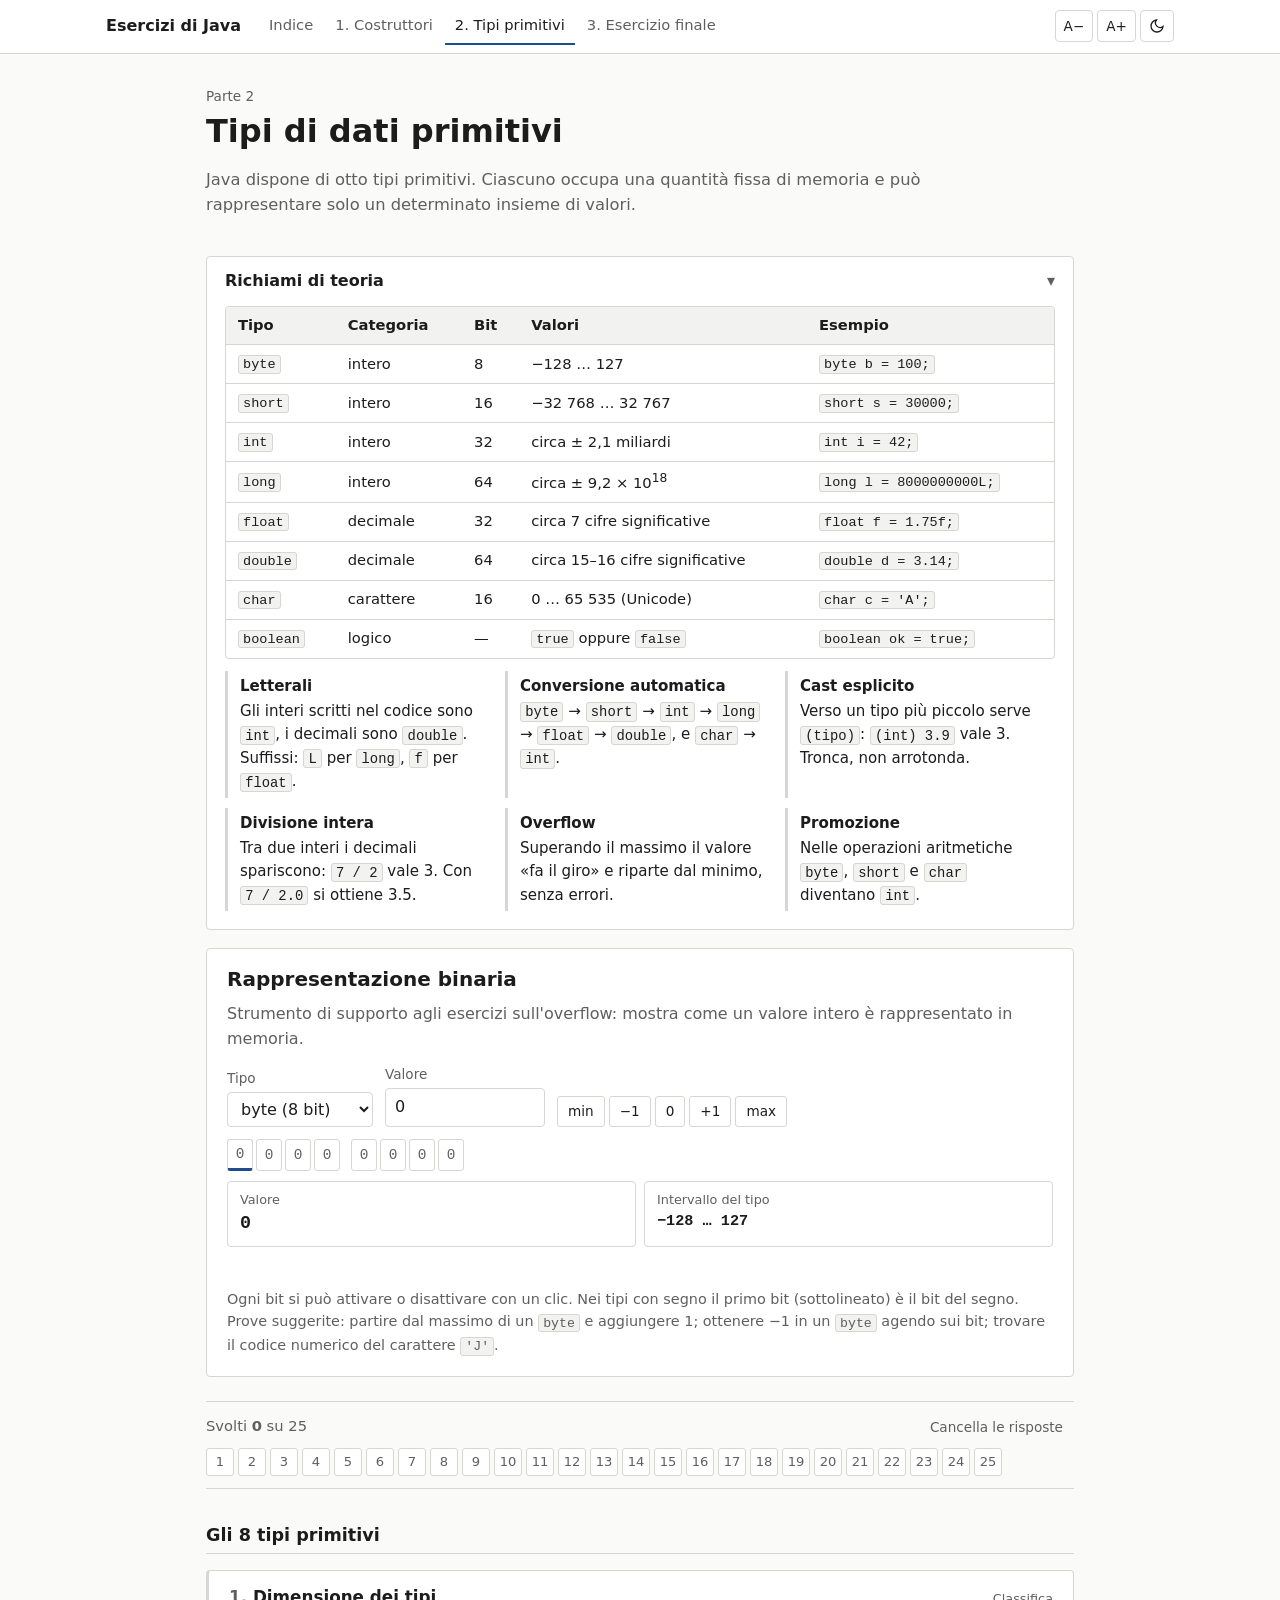
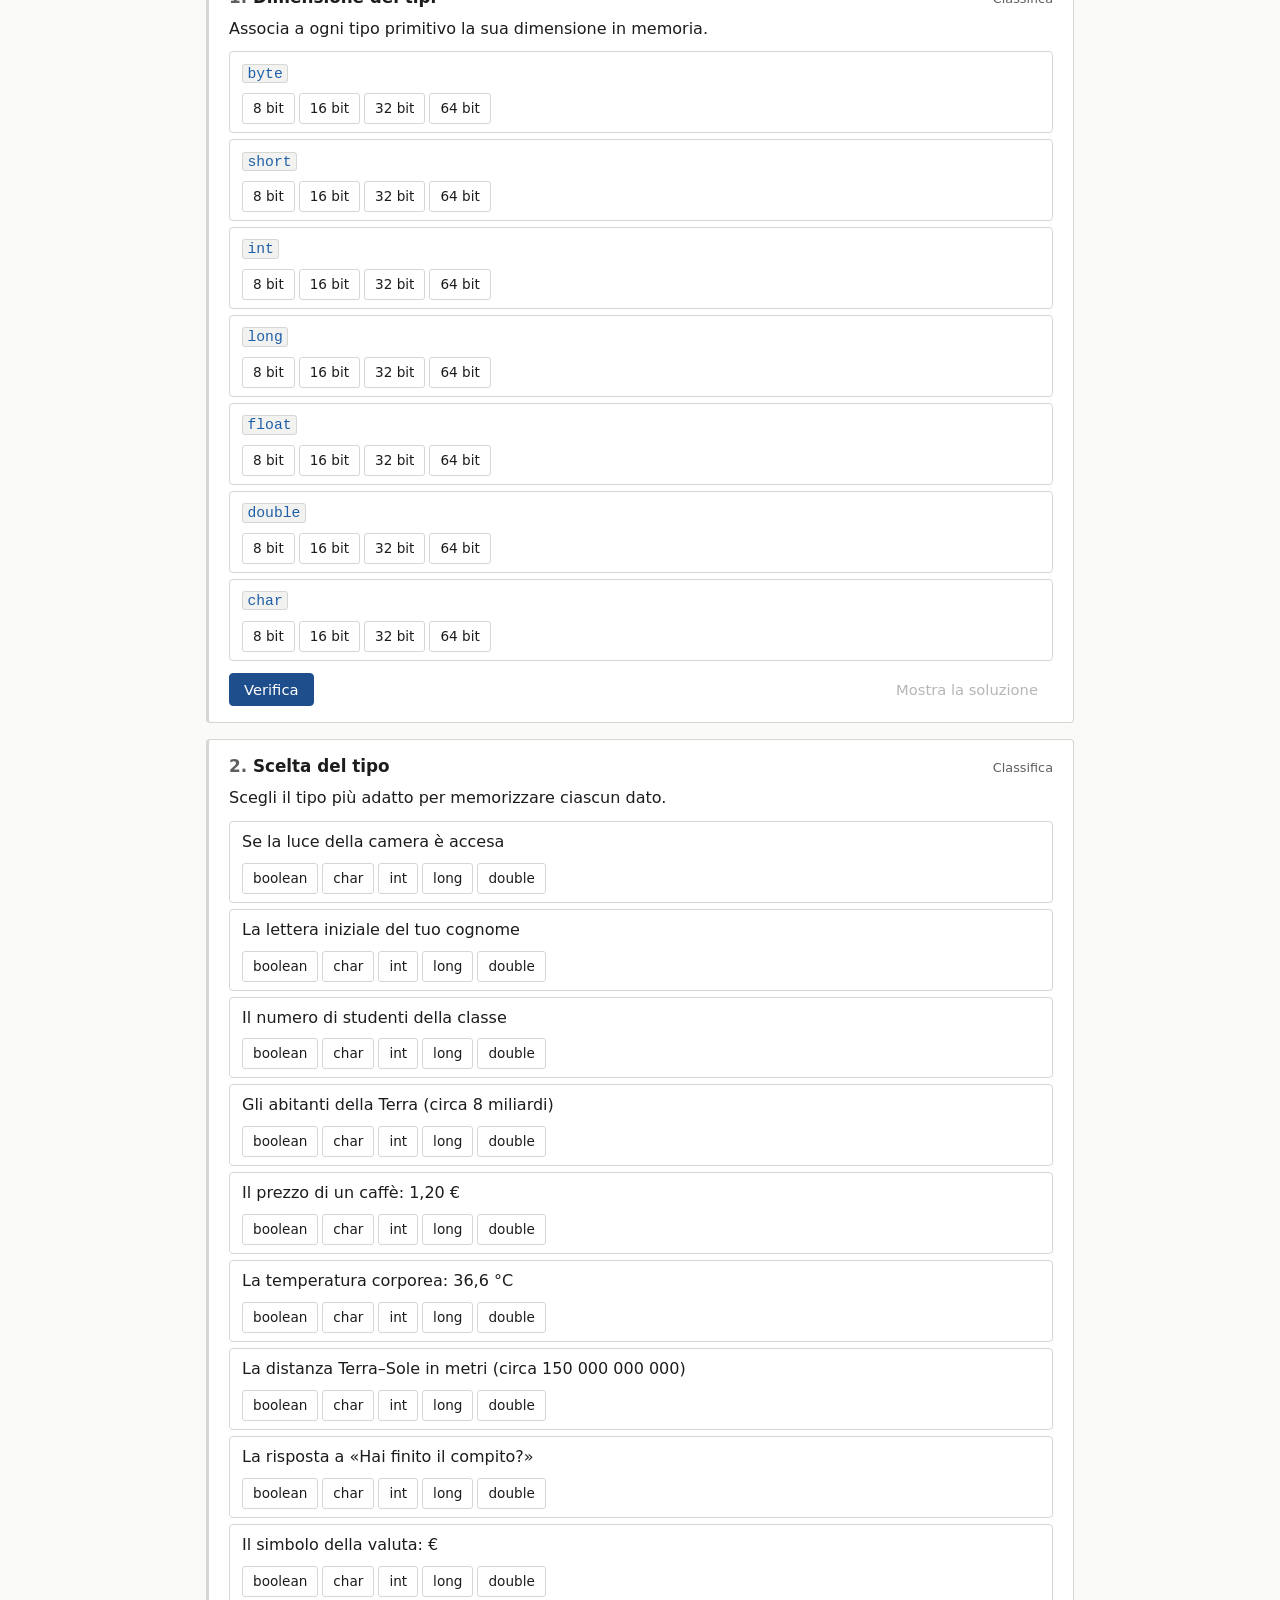
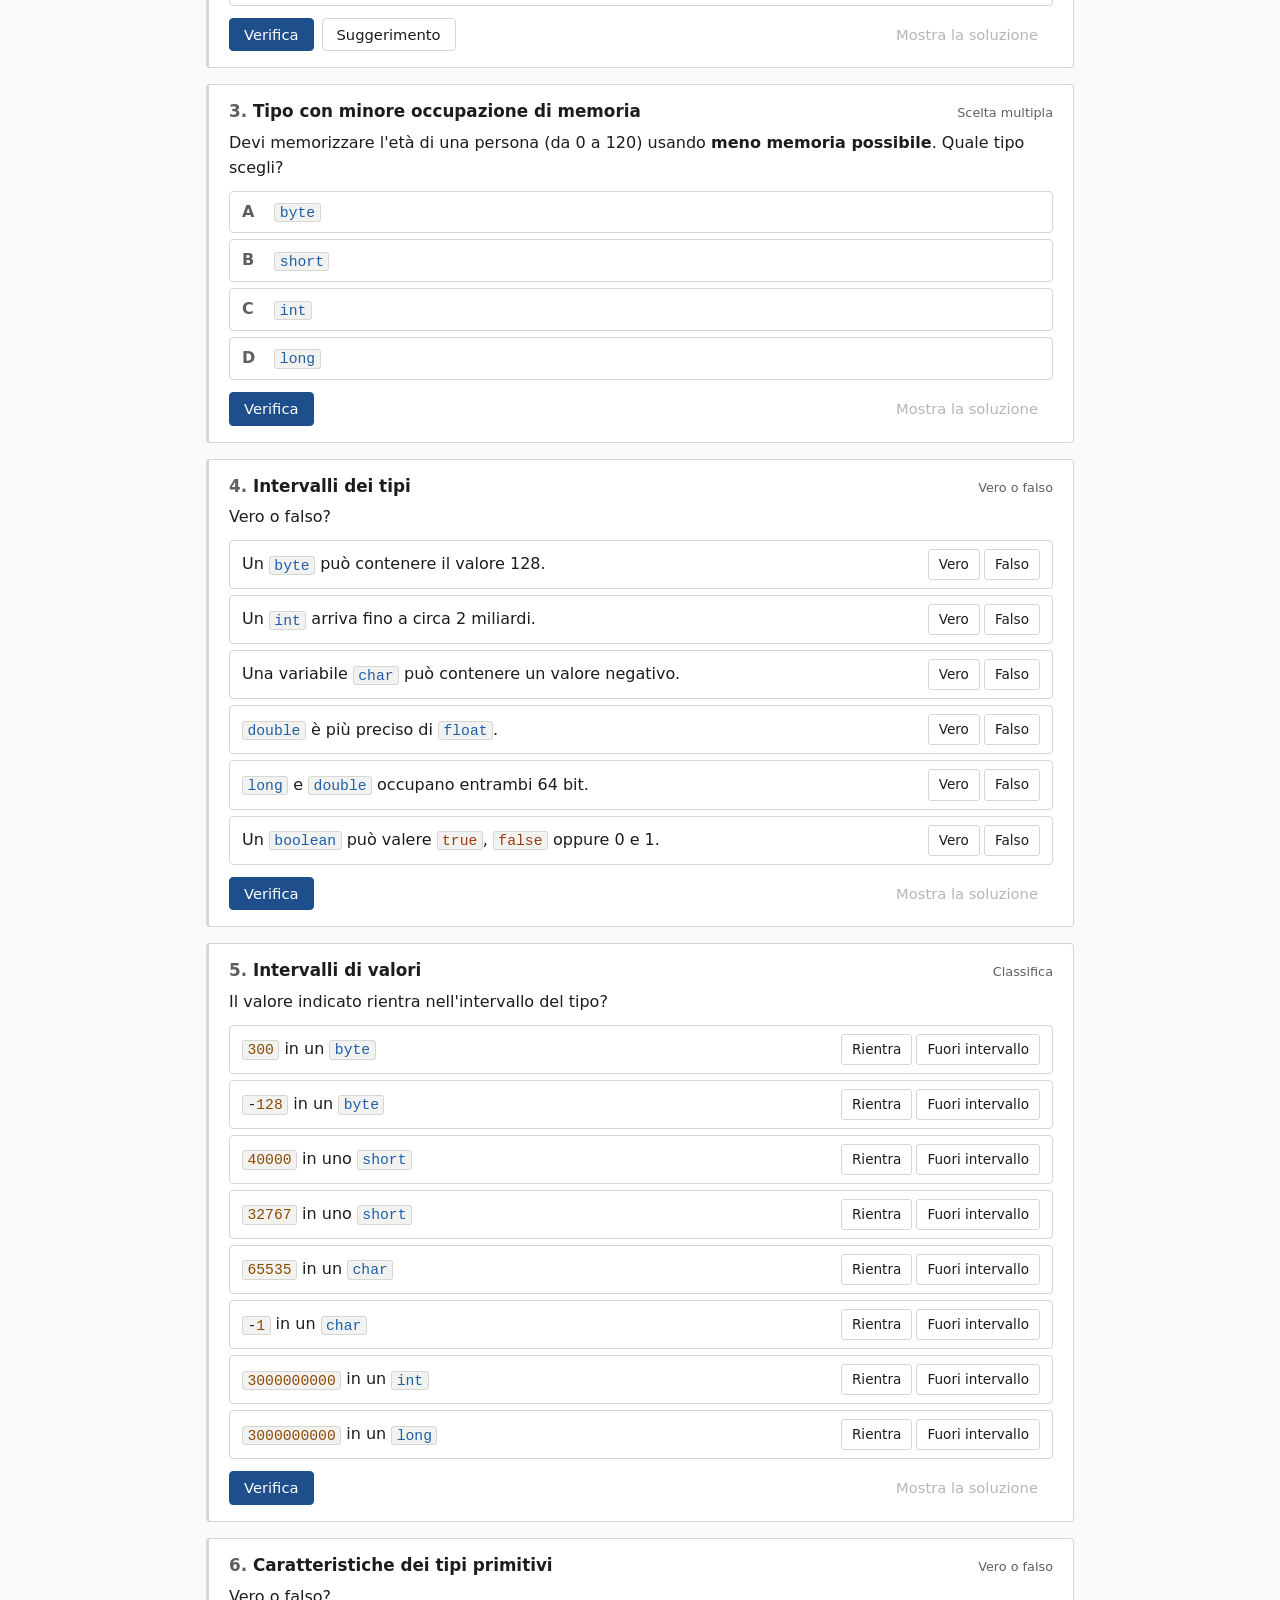
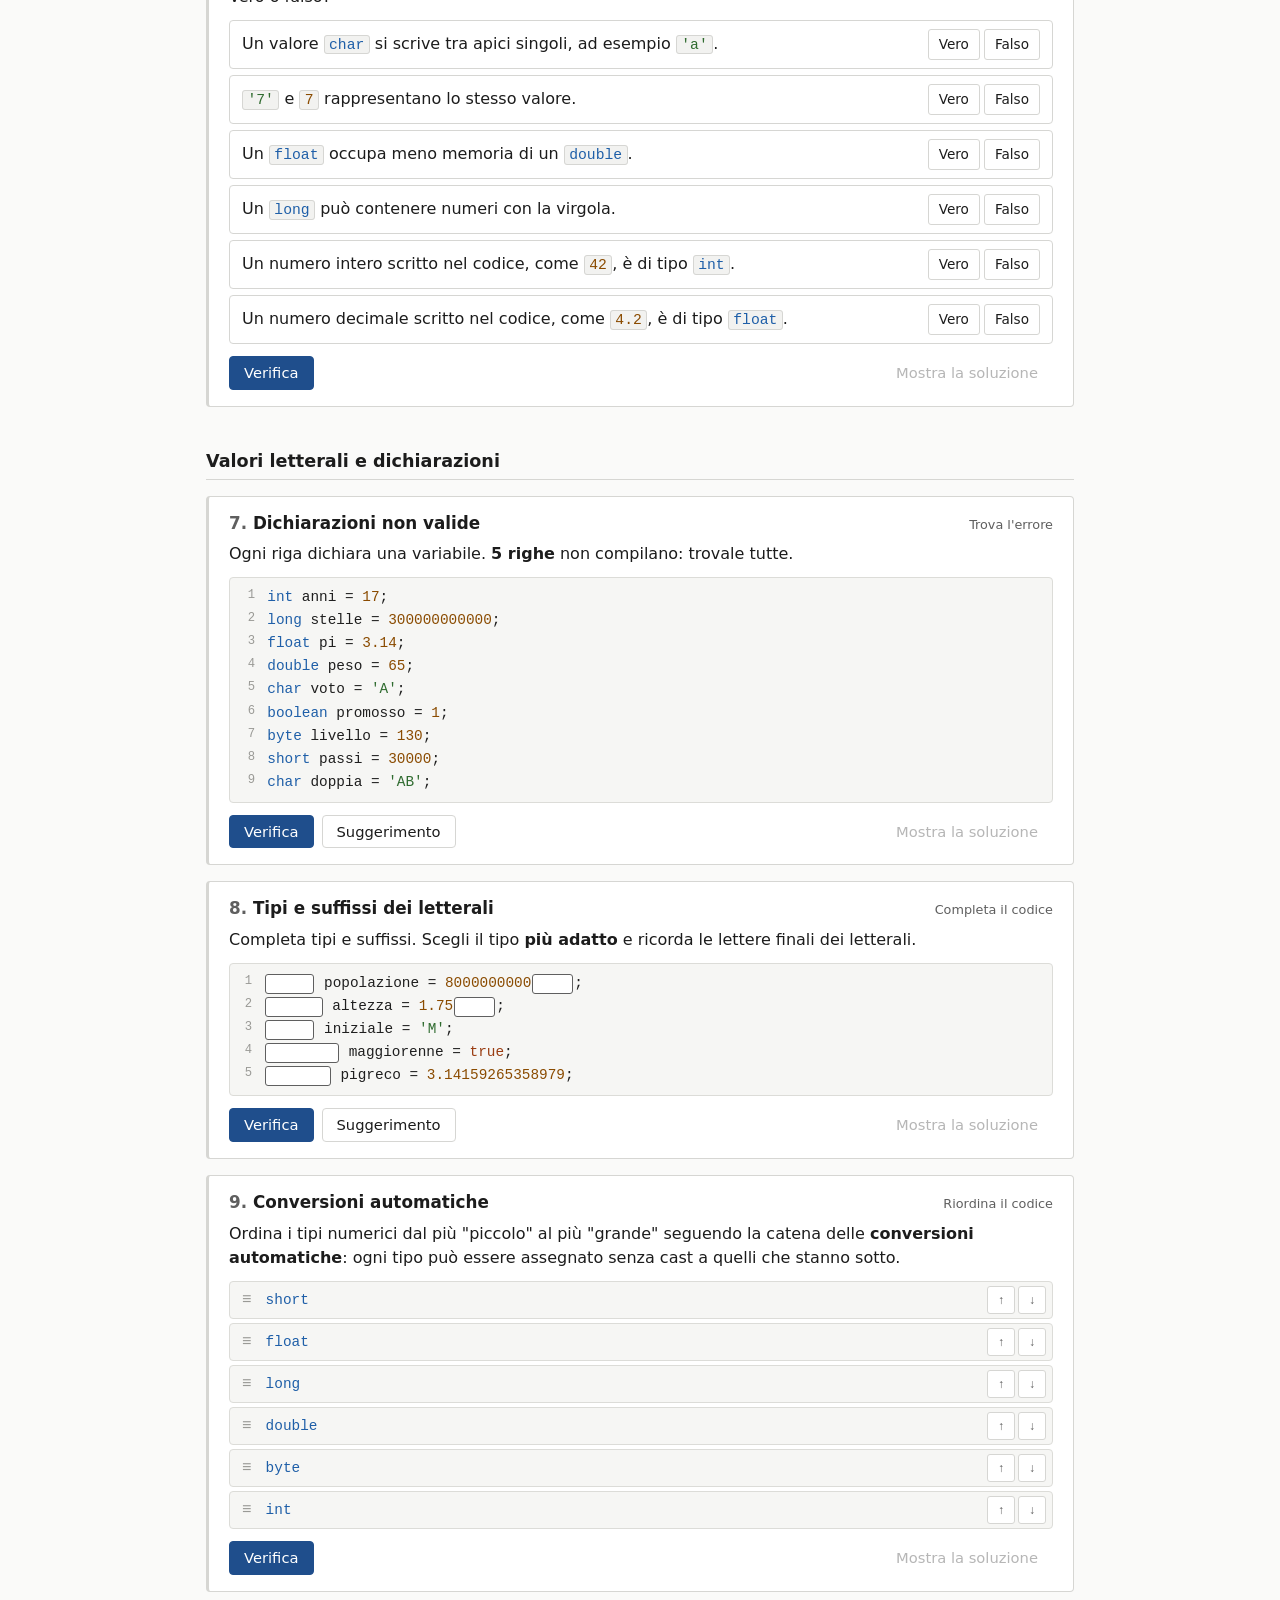
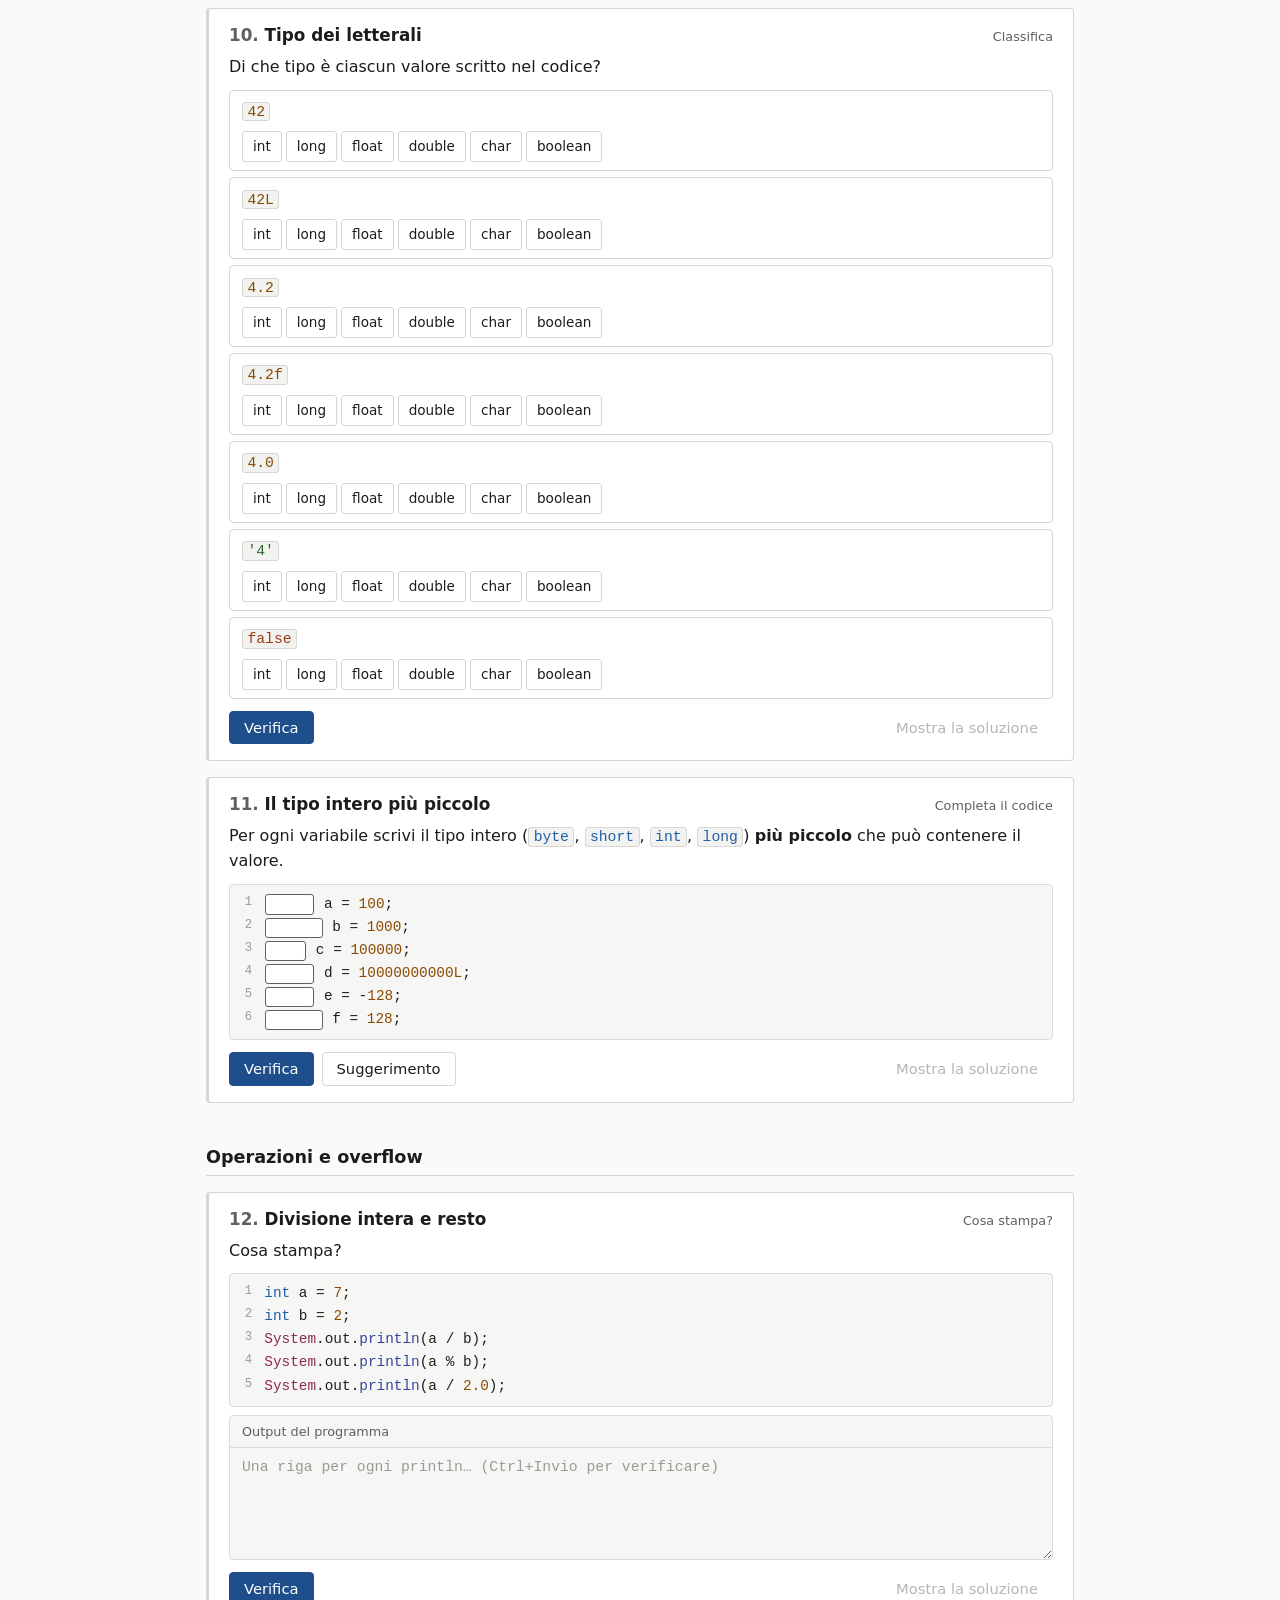
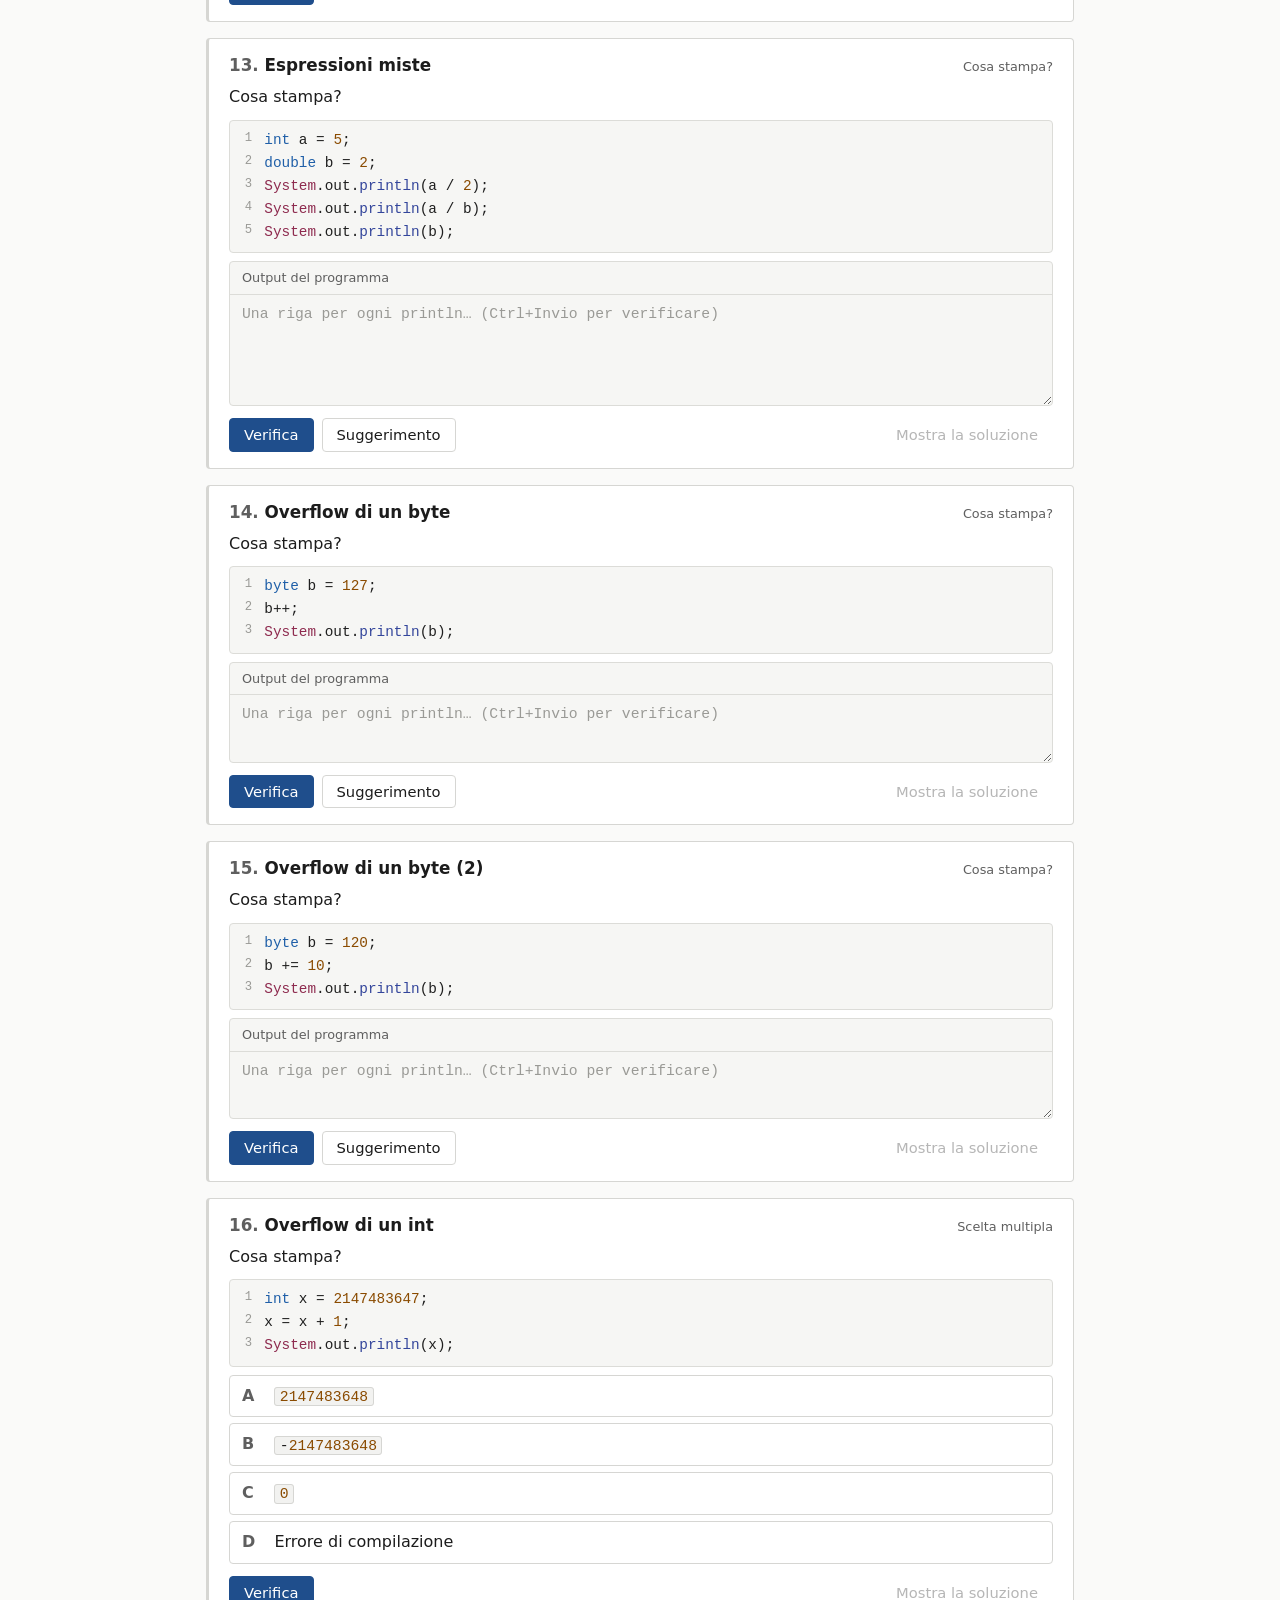
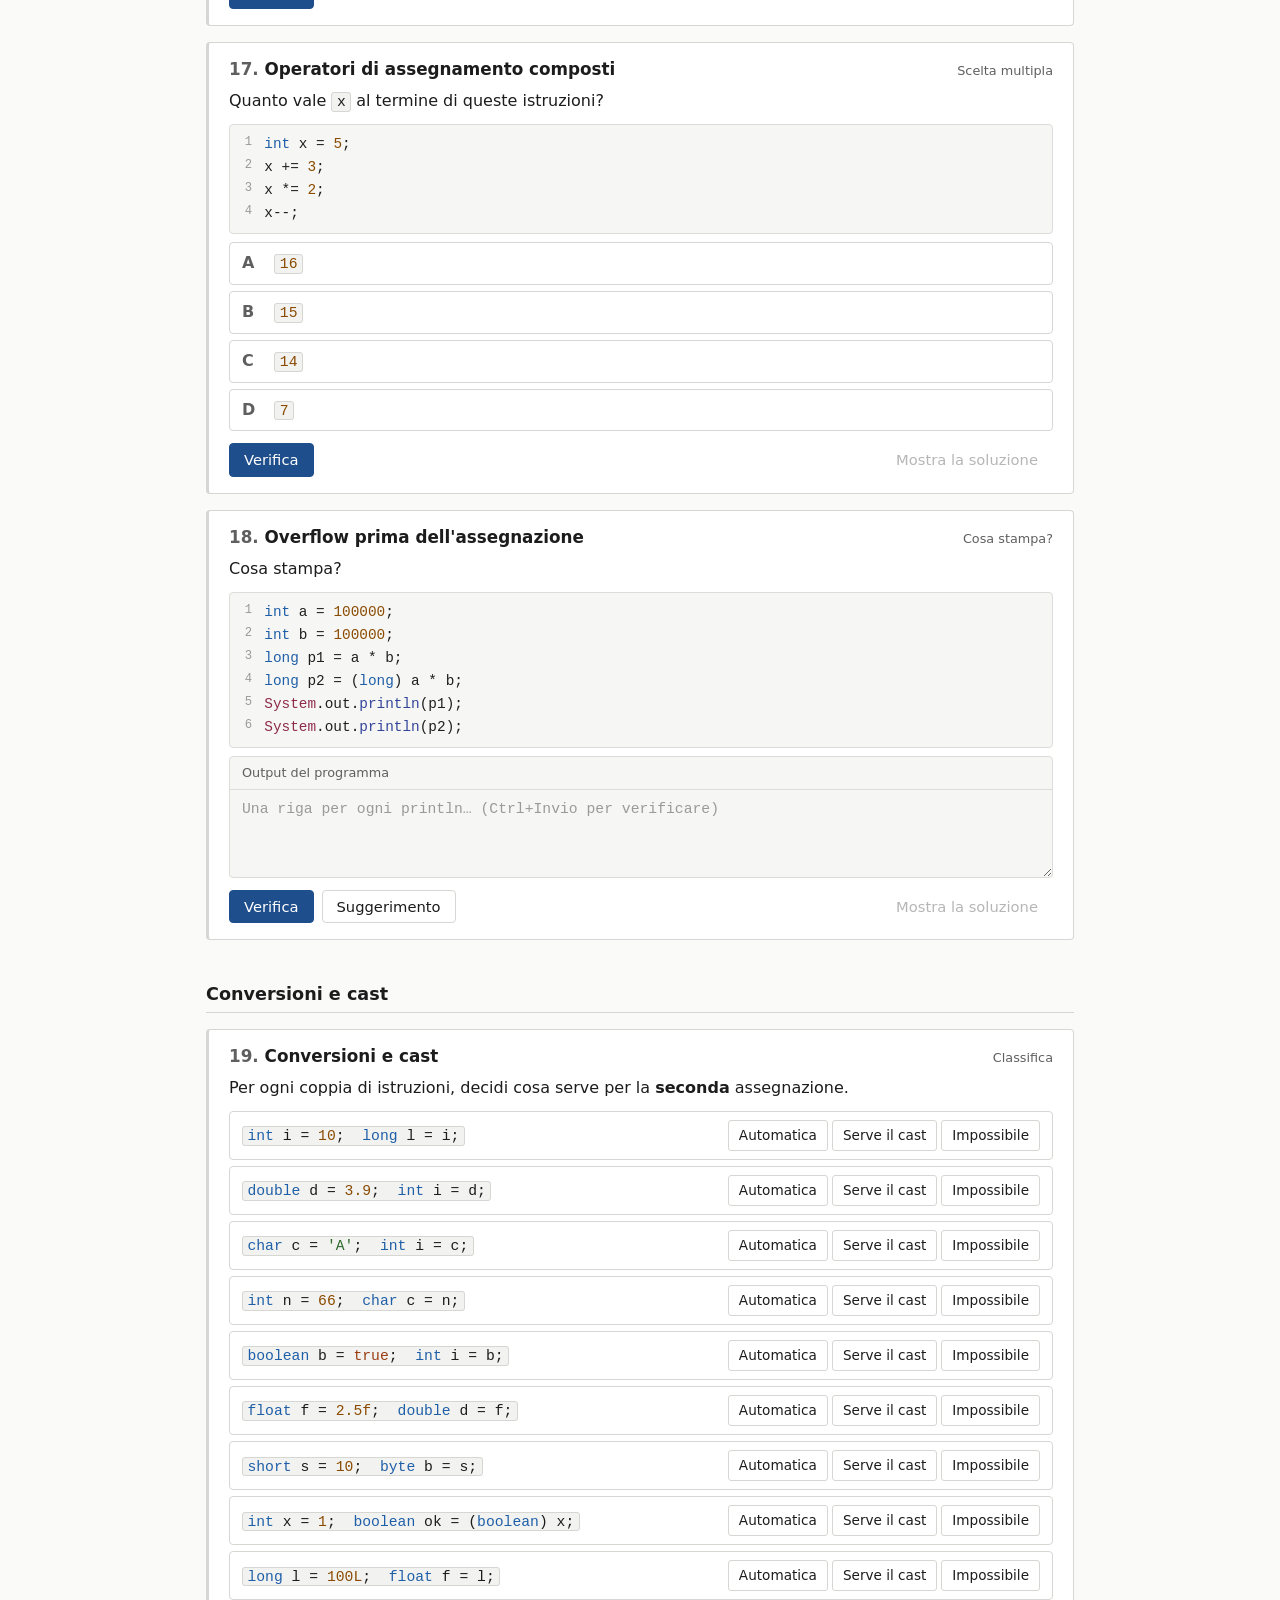
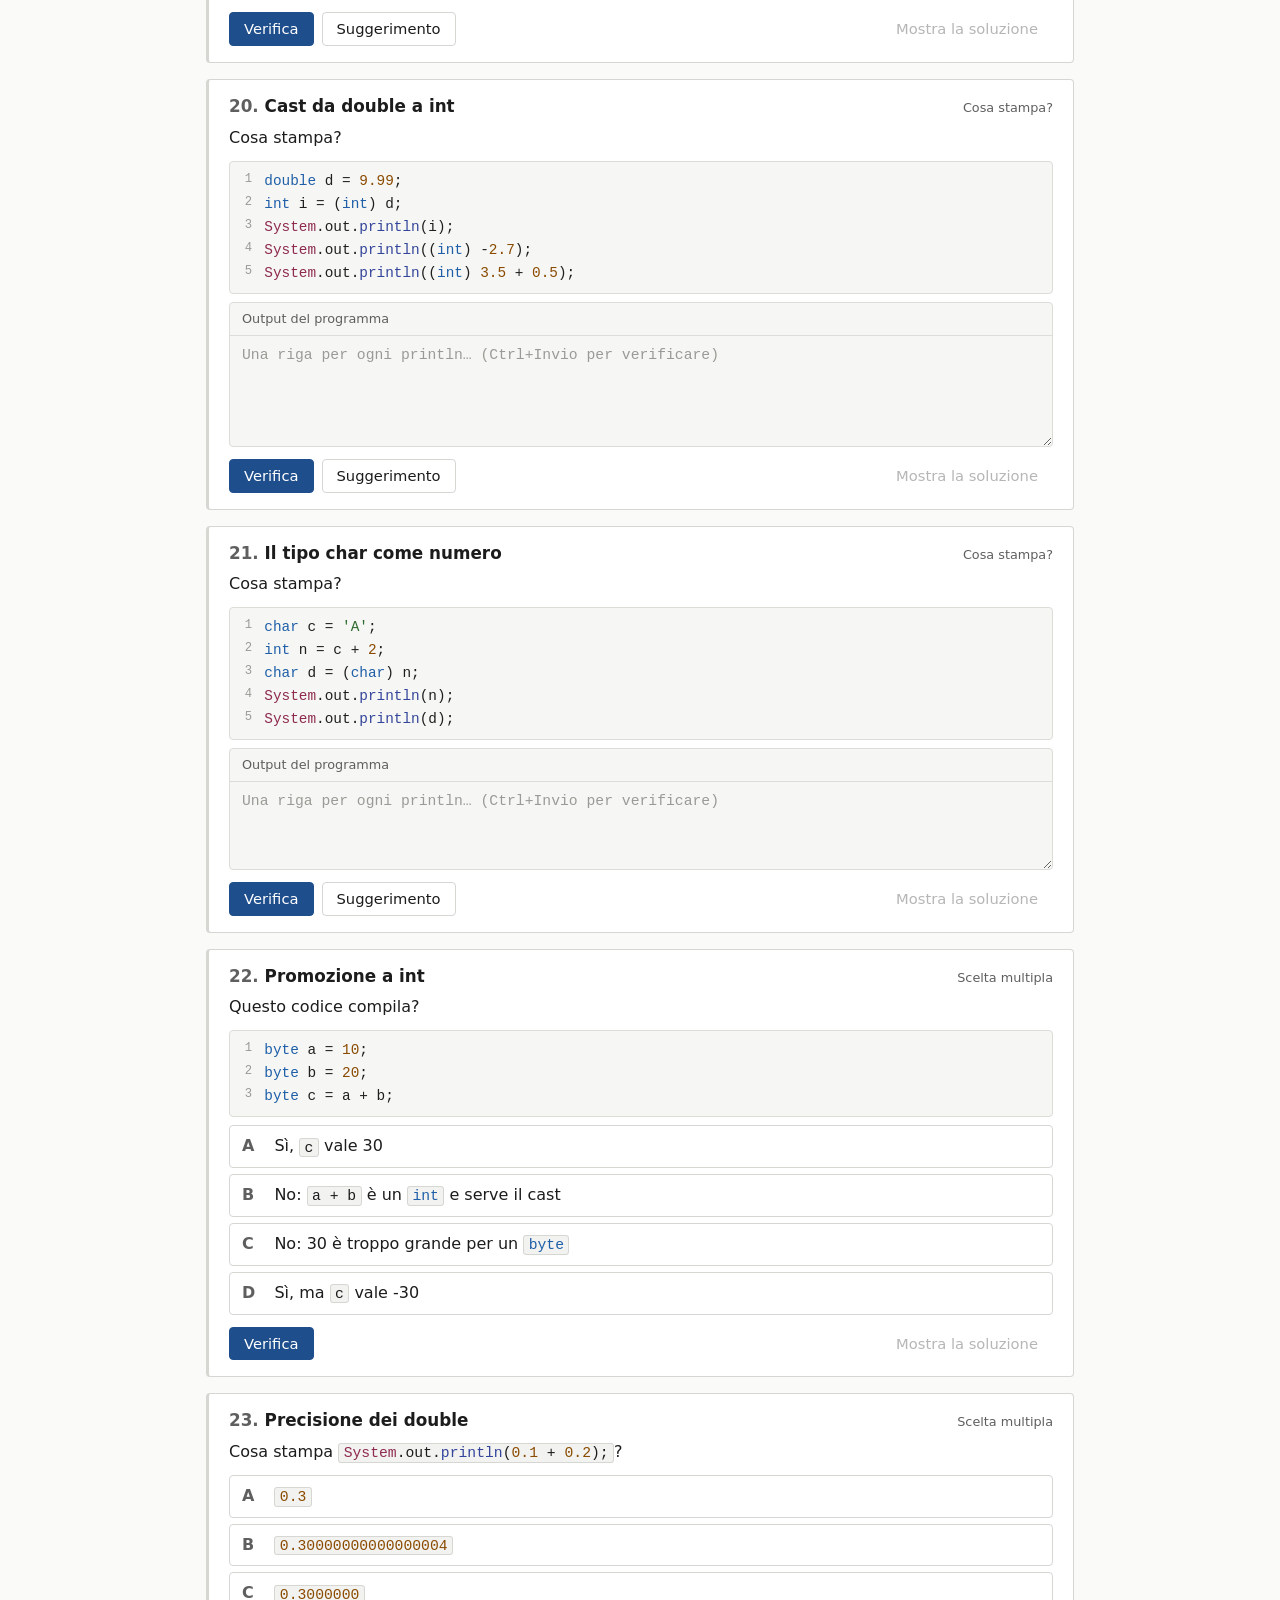
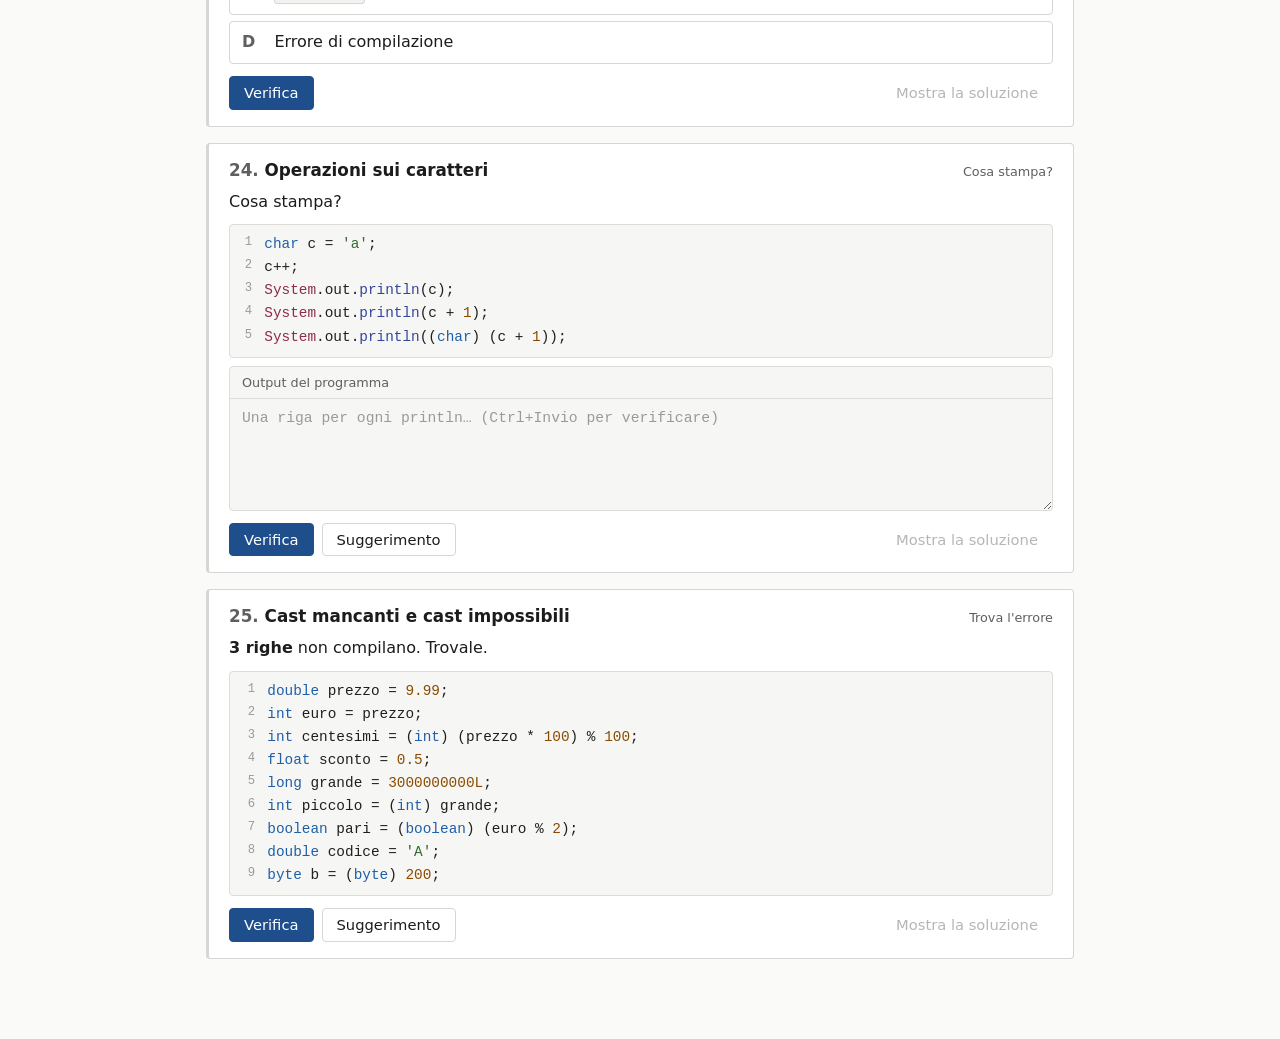
<file: tipi.html>
<!doctype html>
<html lang="it">
<head>
  <meta charset="utf-8">
  <meta name="viewport" content="width=device-width, initial-scale=1">
  <title>Tipi primitivi in Java</title>
  <meta name="description" content="Esercizi interattivi sui tipi di dati primitivi in Java: dimensioni, intervalli, letterali, overflow, cast.">
  <link rel="icon" href="data:image/svg+xml,%3Csvg xmlns='http://www.w3.org/2000/svg' viewBox='0 0 32 32'%3E%3Crect width='32' height='32' rx='4' fill='%231f4e8c'/%3E%3Ctext x='16' y='23' font-family='Arial' font-size='20' font-weight='700' fill='white' text-anchor='middle'%3EJ%3C/text%3E%3C/svg%3E">
  <script>try{var d=document.documentElement,t=localStorage.getItem('jx-theme'),s=localStorage.getItem('jx-scale');if(t)d.dataset.theme=t;if(s)d.style.setProperty('--scale',s)}catch(e){}</script>
  <link rel="stylesheet" href="css/base.css">
  <link rel="stylesheet" href="css/exercises.css">
</head>
<body>
  <header class="topbar" data-page="tipi"></header>

  <main class="page page-narrow">
    <section class="hero">
      <span class="eyebrow">Parte 2</span>
      <h1>Tipi di dati primitivi</h1>
      <p class="lead">Java dispone di otto tipi primitivi. Ciascuno occupa una quantità fissa di memoria e può rappresentare solo un determinato insieme di valori.</p>
    </section>

    <details class="theory" open>
      <summary>Richiami di teoria</summary>
      <div class="theory-body">
        <div class="table-wrap">
          <table class="data">
            <thead><tr><th>Tipo</th><th>Categoria</th><th>Bit</th><th>Valori</th><th>Esempio</th></tr></thead>
            <tbody>
              <tr><td><code>byte</code></td><td>intero</td><td>8</td><td>−128 … 127</td><td><code>byte b = 100;</code></td></tr>
              <tr><td><code>short</code></td><td>intero</td><td>16</td><td>−32 768 … 32 767</td><td><code>short s = 30000;</code></td></tr>
              <tr><td><code>int</code></td><td>intero</td><td>32</td><td>circa ± 2,1 miliardi</td><td><code>int i = 42;</code></td></tr>
              <tr><td><code>long</code></td><td>intero</td><td>64</td><td>circa ± 9,2 × 10<sup>18</sup></td><td><code>long l = 8000000000L;</code></td></tr>
              <tr><td><code>float</code></td><td>decimale</td><td>32</td><td>circa 7 cifre significative</td><td><code>float f = 1.75f;</code></td></tr>
              <tr><td><code>double</code></td><td>decimale</td><td>64</td><td>circa 15–16 cifre significative</td><td><code>double d = 3.14;</code></td></tr>
              <tr><td><code>char</code></td><td>carattere</td><td>16</td><td>0 … 65 535 (Unicode)</td><td><code>char c = 'A';</code></td></tr>
              <tr><td><code>boolean</code></td><td>logico</td><td>—</td><td><code>true</code> oppure <code>false</code></td><td><code>boolean ok = true;</code></td></tr>
            </tbody>
          </table>
        </div>
        <div class="theory-grid" style="margin-top:12px">
          <div class="theory-tip"><strong>Letterali</strong>Gli interi scritti nel codice sono <code>int</code>, i decimali sono <code>double</code>. Suffissi: <code>L</code> per <code>long</code>, <code>f</code> per <code>float</code>.</div>
          <div class="theory-tip"><strong>Conversione automatica</strong><code>byte</code> → <code>short</code> → <code>int</code> → <code>long</code> → <code>float</code> → <code>double</code>, e <code>char</code> → <code>int</code>.</div>
          <div class="theory-tip"><strong>Cast esplicito</strong>Verso un tipo più piccolo serve <code>(tipo)</code>: <code>(int) 3.9</code> vale 3. Tronca, non arrotonda.</div>
          <div class="theory-tip"><strong>Divisione intera</strong>Tra due interi i decimali spariscono: <code>7 / 2</code> vale 3. Con <code>7 / 2.0</code> si ottiene 3.5.</div>
          <div class="theory-tip"><strong>Overflow</strong>Superando il massimo il valore «fa il giro» e riparte dal minimo, senza errori.</div>
          <div class="theory-tip"><strong>Promozione</strong>Nelle operazioni aritmetiche <code>byte</code>, <code>short</code> e <code>char</code> diventano <code>int</code>.</div>
        </div>
      </div>
    </details>

    <section class="card lab">
      <h2>Rappresentazione binaria</h2>
      <p style="color:var(--muted);margin:0">Strumento di supporto agli esercizi sull'overflow: mostra come un valore intero è rappresentato in memoria.</p>
      <div id="lab"></div>
    </section>

    <div class="status-bar" id="status"></div>
    <div class="ex-list" id="list"></div>
  </main>


  <script src="js/core.js"></script>
  <script src="js/engine.js"></script>
  <script src="js/lab-bit.js"></script>
  <script src="js/data-tipi.js"></script>
  <script>
    document.addEventListener('DOMContentLoaded', function () {
      BitLab.mount(document.getElementById('lab'));
      Engine.mount({
        key: 'tipi',
        list: document.getElementById('list'),
        status: document.getElementById('status'),
        exercises: window.EX_TIPI,
        next: { href: 'finale.html', label: 'Parte 3: esercizio finale' }
      });
    });
  </script>
</body>
</html>
</file>
<file: css/base.css>
/* =========================================================
   Esercizi di Java — stile di base (layout, barra, bottoni)
   ========================================================= */

:root {
  --scale: 1;
  --bg: #fafaf9;
  --surface: #ffffff;
  --surface-2: #f2f2f0;
  --border: #d6d6d3;
  --text: #1c1c1c;
  --muted: #5f5f5f;
  --accent: #1f4e8c;
  --accent-hover: #173d6e;
  --accent-soft: #edf2f9;
  --on-accent: #ffffff;
  --ok: #2d6a31;
  --ok-soft: #edf5ed;
  --bad: #a32b2b;
  --bad-soft: #f8eded;
  --warn: #7a5300;
  --warn-soft: #f7f1e3;
  --radius: 4px;

  /* editor di codice */
  --code-bg: #f6f6f4;
  --code-border: #dcdcd8;
  --code-text: #1f1f1f;
  --code-ln: #9a9a96;
  --syn-kw: #7a2e8e;
  --syn-type: #1f5fa8;
  --syn-num: #8a4b00;
  --syn-str: #2f6b2f;
  --syn-com: #808080;
  --syn-cls: #8e2b4f;
  --syn-fn: #33459b;
  --syn-lit: #9a3d12;

  --font: system-ui, -apple-system, "Segoe UI", Roboto, "Helvetica Neue", Arial, sans-serif;
  --mono: ui-monospace, "Cascadia Code", "JetBrains Mono", Consolas, "Liberation Mono", monospace;
  color-scheme: light;
}

@media (prefers-color-scheme: dark) {
  :root:not([data-theme="light"]) {
    --bg: #141414;
    --surface: #1c1c1c;
    --surface-2: #242424;
    --border: #363636;
    --text: #e4e4e2;
    --muted: #a0a0a0;
    --accent: #8db4e8;
    --accent-hover: #a9c7ef;
    --accent-soft: #1f2a38;
    --on-accent: #10161f;
    --ok: #79c27d;
    --ok-soft: #1b2a1c;
    --bad: #e88b8b;
    --bad-soft: #331d1d;
    --warn: #d9b36a;
    --warn-soft: #2e2715;
    --code-bg: #181818;
    --code-border: #2e2e2e;
    --code-text: #dcdcdc;
    --code-ln: #666666;
    --syn-kw: #c99ad6;
    --syn-type: #8fb8e8;
    --syn-num: #e0b47a;
    --syn-str: #9cc79c;
    --syn-com: #7c7c7c;
    --syn-cls: #e3a0b8;
    --syn-fn: #a8b8ef;
    --syn-lit: #e6a07a;
    color-scheme: dark;
  }
}

:root[data-theme="dark"] {
  --bg: #141414;
  --surface: #1c1c1c;
  --surface-2: #242424;
  --border: #363636;
  --text: #e4e4e2;
  --muted: #a0a0a0;
  --accent: #8db4e8;
  --accent-hover: #a9c7ef;
  --accent-soft: #1f2a38;
  --on-accent: #10161f;
  --ok: #79c27d;
  --ok-soft: #1b2a1c;
  --bad: #e88b8b;
  --bad-soft: #331d1d;
  --warn: #d9b36a;
  --warn-soft: #2e2715;
  --code-bg: #181818;
  --code-border: #2e2e2e;
  --code-text: #dcdcdc;
  --code-ln: #666666;
  --syn-kw: #c99ad6;
  --syn-type: #8fb8e8;
  --syn-num: #e0b47a;
  --syn-str: #9cc79c;
  --syn-com: #7c7c7c;
  --syn-cls: #e3a0b8;
  --syn-fn: #a8b8ef;
  --syn-lit: #e6a07a;
  color-scheme: dark;
}

*, *::before, *::after { box-sizing: border-box; }

html {
  font-size: calc(16px * var(--scale));
  -webkit-text-size-adjust: 100%;
  scroll-padding-top: 70px;
}

body {
  margin: 0;
  background: var(--bg);
  color: var(--text);
  font-family: var(--font);
  line-height: 1.55;
  min-height: 100vh;
  overflow-x: hidden;
}

a { color: var(--accent); }
code, kbd, pre { font-family: var(--mono); }
:not(pre) > code {
  background: var(--surface-2);
  border: 1px solid var(--border);
  border-radius: 3px;
  padding: .05em .3em;
  font-size: .92em;
  overflow-wrap: anywhere;
  -webkit-box-decoration-break: clone;
  box-decoration-break: clone;
}

h1, h2, h3 { line-height: 1.25; margin: 0 0 .5em; font-weight: 650; }
h1 { font-size: clamp(1.5rem, 3.5vw, 2rem); }
h2 { font-size: 1.25rem; }
h3 { font-size: 1.05rem; }
p { margin: 0 0 .8em; }

/* ---------- Barra superiore ---------- */
.topbar {
  position: sticky;
  top: 0;
  z-index: 50;
  background: var(--surface);
  border-bottom: 1px solid var(--border);
}
.topbar-inner {
  max-width: 1100px;
  margin: 0 auto;
  padding: 8px 16px;
  display: flex;
  align-items: center;
  gap: 18px;
  flex-wrap: wrap;
}
.brand { font-weight: 700; color: var(--text); text-decoration: none; white-space: nowrap; }
.nav {
  display: flex; gap: 2px; overflow-x: auto; scrollbar-width: none;
  flex: 1 1 auto; min-width: 0;
}
.nav::-webkit-scrollbar { display: none; }
.nav a {
  white-space: nowrap; text-decoration: none; color: var(--muted);
  padding: 6px 10px; font-size: .92rem; border-bottom: 2px solid transparent;
}
.nav a:hover { color: var(--text); }
.nav a[aria-current="page"] { color: var(--text); border-bottom-color: var(--accent); }

.tools { display: flex; align-items: center; gap: 4px; margin-left: auto; }
.icon-btn {
  height: 32px; min-width: 32px; padding: 0 8px;
  display: inline-grid; place-items: center;
  border: 1px solid var(--border); background: var(--surface); color: var(--text);
  border-radius: var(--radius); cursor: pointer; font: inherit; font-size: .85rem;
}
.icon-btn:hover { background: var(--surface-2); }
.icon-btn svg { width: 16px; height: 16px; }

/* ---------- Bottoni ---------- */
.btn {
  display: inline-flex; align-items: center; justify-content: center; gap: 6px;
  padding: 7px 14px; border-radius: var(--radius); border: 1px solid var(--border);
  background: var(--surface); color: var(--text); font: inherit; font-size: .92rem;
  cursor: pointer; text-decoration: none; line-height: 1.2;
}
.btn:hover { background: var(--surface-2); }
.btn:disabled { opacity: .45; cursor: not-allowed; }
.btn-primary { background: var(--accent); border-color: var(--accent); color: var(--on-accent); }
.btn-primary:hover { background: var(--accent-hover); border-color: var(--accent-hover); }
.btn-ghost { background: transparent; border-color: transparent; color: var(--muted); }
.btn-ghost:hover { background: var(--surface-2); color: var(--text); }
.btn-sm { padding: 4px 10px; font-size: .85rem; }
.btn-lg { padding: 9px 18px; font-size: 1rem; }

:focus-visible { outline: 2px solid var(--accent); outline-offset: 2px; }

/* ---------- Contenitore pagina ---------- */
.page { max-width: 1100px; margin: 0 auto; padding: 28px 16px 80px; }
.page-narrow { max-width: 900px; }

.hero { padding: 4px 0 8px; }
.eyebrow { display: block; font-size: .85rem; color: var(--muted); margin-bottom: 4px; }
.lead { font-size: 1.02rem; color: var(--muted); max-width: 72ch; }

.card {
  background: var(--surface); border: 1px solid var(--border);
  border-radius: var(--radius); padding: 18px 20px;
}

/* ---------- Richiami di teoria ---------- */
details.theory {
  background: var(--surface); border: 1px solid var(--border); border-radius: var(--radius);
  margin: 18px 0;
}
details.theory > summary {
  cursor: pointer; list-style: none; padding: 12px 18px; font-weight: 650;
  display: flex; align-items: center; gap: 10px;
}
details.theory > summary::-webkit-details-marker { display: none; }
details.theory > summary::after { content: "▸"; margin-left: auto; color: var(--muted); }
details.theory[open] > summary::after { content: "▾"; }
.theory-body { padding: 0 18px 18px; }
.theory-body ul { margin: 0 0 .8em; padding-left: 1.2em; }
.theory-body li { margin: .25em 0; }
.theory-grid { display: grid; grid-template-columns: repeat(auto-fit, minmax(240px, 1fr)); gap: 10px; }
.theory-tip { border-left: 3px solid var(--border); padding: 4px 12px; font-size: .94rem; }
.theory-tip strong { display: block; margin-bottom: 2px; }

/* ---------- Tabelle ---------- */
.table-wrap { overflow-x: auto; border: 1px solid var(--border); border-radius: var(--radius); }
table.data { width: 100%; border-collapse: collapse; font-size: .92rem; min-width: 520px; }
table.data th, table.data td { padding: 7px 12px; text-align: left; border-bottom: 1px solid var(--border); }
table.data th { background: var(--surface-2); font-weight: 600; }
table.data tr:last-child td { border-bottom: 0; }
table.data td code { white-space: nowrap; }

/* ---------- Footer ---------- */
.footer { text-align: center; color: var(--muted); font-size: .85rem; padding: 30px 16px; }

@media (max-width: 640px) {
  .topbar-inner { gap: 8px; }
  .nav { order: 3; flex-basis: 100%; }
  .page { padding-top: 18px; }
  .card { padding: 14px; }
}

@media print {
  .topbar, .ex-actions, .tools { display: none !important; }
  body { background: #fff; }
}
</file>
<file: css/exercises.css>
/* =========================================================
   Esercizi di Java — schede, editor di codice, strumenti
   ========================================================= */

/* ---------- Avanzamento e indice ---------- */
.status-bar { margin: 24px 0 8px; padding: 12px 0; border-top: 1px solid var(--border); border-bottom: 1px solid var(--border); }
.status-inner { display: flex; align-items: center; gap: 12px; flex-wrap: wrap; font-size: .92rem; color: var(--muted); }
.status-inner .reset { margin-left: auto; }
.ex-map { display: flex; gap: 4px; flex-wrap: wrap; margin-top: 8px; }
.ex-map a {
  min-width: 28px; height: 28px; padding: 0 4px; display: grid; place-items: center;
  font-size: .82rem; text-decoration: none; border-radius: 3px;
  border: 1px solid var(--border); color: var(--muted); background: var(--surface);
}
.ex-map a:hover { border-color: var(--accent); color: var(--accent); }
.ex-map a.done { background: var(--surface-2); color: var(--text); border-color: var(--muted); }

/* ---------- Scheda esercizio ---------- */
.ex-list { display: grid; gap: 16px; grid-template-columns: minmax(0, 1fr); }
.ex, .theory-grid > *, .ex-body, .rows, .row-text { min-width: 0; }
.section-title { margin: 28px 0 0; padding-bottom: 6px; border-bottom: 1px solid var(--border); font-size: 1.1rem; }

.ex {
  background: var(--surface); border: 1px solid var(--border); border-radius: var(--radius);
  padding: 16px 20px; border-left: 3px solid var(--border);
}
.ex[data-status="correct"] { border-left-color: var(--ok); }
.ex[data-status="revealed"] { border-left-color: var(--muted); }
.ex[data-status="tried"] { border-left-color: var(--bad); }

.ex-head { display: flex; align-items: baseline; gap: 12px; margin-bottom: 8px; flex-wrap: wrap; }
.ex-head h3 { margin: 0; flex: 1 1 auto; }
.ex-num { color: var(--muted); font-weight: 600; }
.ex-type { font-size: .8rem; color: var(--muted); white-space: nowrap; }
.ex-prompt { margin-bottom: 10px; }
.ex-prompt p:last-child { margin-bottom: 0; }

.ex-actions { display: flex; gap: 8px; flex-wrap: wrap; margin-top: 12px; align-items: center; }
.ex-actions .spacer { flex: 1; }

.ex-feedback { margin-top: 10px; font-size: .95rem; }
.ex-feedback:empty { display: none; }
.ex-feedback.ok { color: var(--ok); font-weight: 600; }
.ex-feedback.bad { color: var(--bad); }
.ex-feedback.info { color: var(--muted); }

.ex-hint {
  margin-top: 10px; padding: 8px 12px; font-size: .94rem;
  border-left: 3px solid var(--warn); background: var(--warn-soft);
}
.ex-hint::before { content: "Suggerimento: "; font-weight: 600; }
.ex-explain {
  margin-top: 10px; padding: 10px 14px; font-size: .95rem;
  background: var(--surface-2); border-left: 3px solid var(--accent);
}
.ex-explain::before { content: "Spiegazione: "; font-weight: 600; }
.ex-explain p:last-child { margin-bottom: 0; }

/* ---------- Editor di codice ---------- */
.code {
  background: var(--code-bg); border: 1px solid var(--code-border); border-radius: var(--radius);
  font-family: var(--mono); font-size: .9rem; color: var(--code-text);
  padding: 8px 0; overflow-x: auto; margin: 8px 0; line-height: 1.6;
}
.code-line { display: flex; min-height: 1.6em; white-space: pre; padding-right: 14px; }
.code-line .ln {
  flex: 0 0 auto; width: 2.8em; text-align: right; padding-right: 1em; color: var(--code-ln);
  user-select: none; font-size: .85em;
}
.code-line .src { flex: 1 0 auto; }
.code-title {
  font-family: var(--font); font-size: .8rem; color: var(--muted);
  padding: 0 14px 6px; border-bottom: 1px solid var(--code-border); margin-bottom: 6px;
}
.tok-kw { color: var(--syn-kw); }
.tok-type { color: var(--syn-type); }
.tok-num { color: var(--syn-num); }
.tok-str, .tok-chr { color: var(--syn-str); }
.tok-com { color: var(--syn-com); font-style: italic; }
.tok-cls { color: var(--syn-cls); }
.tok-fn { color: var(--syn-fn); }
.tok-lit { color: var(--syn-lit); }

/* righe cliccabili (trova l'errore) */
.code.clickable .code-line { cursor: pointer; border-left: 3px solid transparent; }
.code.clickable .code-line:hover { background: var(--surface-2); }
.code-line.sel { background: var(--accent-soft); border-left-color: var(--accent) !important; }
.code-line.is-ok { background: var(--ok-soft); border-left-color: var(--ok) !important; }
.code-line.is-bad { background: var(--bad-soft); border-left-color: var(--bad) !important; }
.code-note {
  display: block; white-space: normal; font-family: var(--font); font-size: .85rem;
  padding: 2px 14px 6px 3.6em; color: var(--ok);
}
.code.locked .code-line { cursor: default; }

/* campi da completare */
.blank {
  font: inherit; font-size: .95em; color: var(--code-text);
  background: var(--surface); border: 1px solid var(--muted); border-radius: 3px;
  padding: 0 .3em; margin: 0 1px; min-width: 3ch; height: 1.5em; vertical-align: baseline;
}
.blank:focus { outline: none; border-color: var(--accent); box-shadow: 0 0 0 1px var(--accent); }
.blank.is-ok { border-color: var(--ok); background: var(--ok-soft); }
.blank.is-bad { border-color: var(--bad); background: var(--bad-soft); }

/* ---------- Scelta multipla ---------- */
.options { display: grid; gap: 6px; }
.option {
  display: flex; align-items: center; gap: 10px; text-align: left;
  padding: 8px 12px; border-radius: var(--radius); border: 1px solid var(--border);
  background: var(--surface); color: var(--text); font: inherit; cursor: pointer; width: 100%;
}
.option:hover { border-color: var(--muted); }
.option .letter { flex: 0 0 auto; width: 1.4em; color: var(--muted); font-weight: 600; }
.option.sel { border-color: var(--accent); background: var(--accent-soft); }
.option.is-ok { border-color: var(--ok); background: var(--ok-soft); }
.option.is-bad { border-color: var(--bad); background: var(--bad-soft); }
.option:disabled { cursor: default; }

/* ---------- Vero / Falso e Classificazione ---------- */
.rows { display: grid; gap: 6px; }
.row {
  display: grid; grid-template-columns: 1fr auto; gap: 8px 14px; align-items: center;
  padding: 8px 12px; border: 1px solid var(--border); border-radius: var(--radius); background: var(--surface);
}
.row.is-ok { border-color: var(--ok); background: var(--ok-soft); }
.row.is-bad { border-color: var(--bad); background: var(--bad-soft); }
.row-text code { white-space: pre-wrap; }
.row-why { grid-column: 1 / -1; font-size: .87rem; color: var(--muted); }
.row-why:empty { display: none; }
.seg { display: inline-flex; flex-wrap: wrap; gap: 4px; justify-content: flex-end; }
.seg button {
  font: inherit; font-size: .85rem; padding: 4px 10px; border-radius: 3px;
  border: 1px solid var(--border); background: var(--surface); color: var(--text); cursor: pointer; white-space: nowrap;
}
.seg button:hover { border-color: var(--muted); }
.seg button.sel { background: var(--accent); border-color: var(--accent); color: var(--on-accent); }
.seg button:disabled { cursor: default; }
.seg button.right-answer { border-color: var(--ok); color: var(--ok); }
.rows.wide .row { grid-template-columns: 1fr; }
.rows.wide .seg { justify-content: flex-start; }

/* ---------- Cosa stampa (output) ---------- */
.console { border: 1px solid var(--code-border); border-radius: var(--radius); background: var(--code-bg); font-family: var(--mono); font-size: .92rem; }
.console-head { font-family: var(--font); font-size: .8rem; color: var(--muted); padding: 6px 12px; border-bottom: 1px solid var(--code-border); }
.console textarea {
  display: block; width: 100%; background: transparent; color: var(--code-text); border: 0; resize: vertical;
  font: inherit; padding: 8px 12px; line-height: 1.6; min-height: 4.5em; outline: none;
}
.console textarea::placeholder { color: var(--code-ln); }
.console.is-ok { border-color: var(--ok); }
.console.is-bad { border-color: var(--bad); }
.console .expected { padding: 8px 12px; border-top: 1px dashed var(--code-border); white-space: pre; color: var(--ok); }
.console .expected::before { content: "Output corretto:"; display: block; color: var(--muted); font-family: var(--font); font-size: .8rem; margin-bottom: 2px; }

/* ---------- Riordina ---------- */
.order-list { list-style: none; margin: 0; padding: 0; display: grid; gap: 4px; grid-template-columns: minmax(0, 1fr); }
.order-item {
  display: flex; align-items: center; gap: 8px; padding: 4px 6px;
  background: var(--code-bg); border: 1px solid var(--code-border); border-radius: var(--radius);
  font-family: var(--mono); font-size: .9rem; color: var(--code-text); touch-action: none; user-select: none;
}
.order-item .handle { cursor: grab; color: var(--code-ln); padding: 4px 6px; font-size: 1rem; line-height: 1; }
.order-item .src { flex: 1; min-width: 0; white-space: pre; overflow-x: auto; }
.order-item .moves { display: flex; gap: 3px; }
.order-item .moves button {
  width: 28px; height: 28px; border-radius: 3px; border: 1px solid var(--border);
  background: var(--surface); color: var(--muted); cursor: pointer; font-size: .75rem;
}
.order-item .moves button:hover { color: var(--text); border-color: var(--muted); }
.order-item.dragging { border-color: var(--accent); position: relative; z-index: 5; }
.order-item.is-ok { border-color: var(--ok); background: var(--ok-soft); }
.order-item.is-bad { border-color: var(--bad); background: var(--bad-soft); }
.order-list.locked .handle, .order-list.locked .moves { display: none; }

.summary { margin-top: 20px; color: var(--muted); }
.summary[hidden] { display: none; }

/* ---------- Indice (home) ---------- */
.toc { list-style: none; margin: 20px 0 0; padding: 0; border-top: 1px solid var(--border); }
.toc li { border-bottom: 1px solid var(--border); }
.toc a { display: grid; grid-template-columns: 2rem 1fr auto; gap: 4px 12px; padding: 16px 4px; text-decoration: none; color: var(--text); }
.toc a:hover h2 { color: var(--accent); text-decoration: underline; }
.toc .n { font-weight: 650; color: var(--muted); font-size: 1.15rem; line-height: 1.25; }
.toc h2 { margin: 0; font-size: 1.15rem; }
.toc p { grid-column: 2; margin: 0; color: var(--muted); font-size: .95rem; }
.toc .count { grid-column: 3; grid-row: 1; font-size: .85rem; color: var(--muted); white-space: nowrap; }

/* ---------- Rappresentazione binaria ---------- */
.lab { margin: 18px 0; }
.lab-controls { display: flex; flex-wrap: wrap; gap: 12px; align-items: end; margin: 12px 0; }
.field { display: grid; gap: 3px; font-size: .85rem; color: var(--muted); }
.field input[type="number"], .field input[type="text"], .field select {
  font: inherit; font-size: 1rem; color: var(--text); background: var(--surface);
  border: 1px solid var(--border); border-radius: var(--radius); padding: 6px 9px; min-width: 0;
}
.field input:focus, .field select:focus { outline: none; border-color: var(--accent); }
.bits { display: flex; flex-wrap: wrap; gap: 3px; margin: 10px 0; font-family: var(--mono); }
.bit {
  width: 26px; height: 32px; border-radius: 3px; display: grid; place-items: center;
  background: var(--surface); border: 1px solid var(--border); font-size: .9rem; color: var(--muted);
  cursor: pointer; padding: 0; font-family: var(--mono);
}
.bit:hover { border-color: var(--muted); }
.bit.on { background: var(--text); border-color: var(--text); color: var(--surface); }
.bit.sign { border-bottom: 3px solid var(--accent); }
.bit-group { display: flex; gap: 3px; margin-right: 8px; }
.lab-readout { display: grid; grid-template-columns: repeat(auto-fit, minmax(150px, 1fr)); gap: 8px; }
.readout { border: 1px solid var(--border); border-radius: var(--radius); padding: 8px 12px; }
.readout .k { font-size: .8rem; color: var(--muted); }
.readout .v { font-family: var(--mono); font-size: 1.15rem; font-weight: 600; word-break: break-all; }
.lab-log { font-family: var(--mono); font-size: .88rem; color: var(--muted); min-height: 1.5em; margin-top: 8px; }
.lab-log .flash { color: var(--bad); font-weight: 600; }

/* ---------- Esercizio finale ---------- */
.spec { margin: 8px 0 0; padding-left: 1.4em; }
.spec li { margin: .35em 0; }
.spec ul { margin: .3em 0 0; padding-left: 1.2em; }
.reveal-block { border: 1px solid var(--border); border-radius: var(--radius); margin-top: 10px; background: var(--surface); }
.reveal-block > summary { cursor: pointer; padding: 8px 12px; list-style: none; display: flex; gap: 8px; align-items: center; }
.reveal-block > summary::-webkit-details-marker { display: none; }
.reveal-block > summary::before { content: "▸"; color: var(--muted); }
.reveal-block[open] > summary::before { content: "▾"; }
.reveal-block > .inner { padding: 0 12px 10px; }
.spec pre, .spec .code { margin: 8px 0; }

@media (max-width: 760px) {
  .row { grid-template-columns: 1fr; }
  .seg { justify-content: flex-start; }
  .ex { padding: 14px; }
  .toc a { grid-template-columns: 1.6rem 1fr; }
  .toc .count { grid-column: 2; grid-row: auto; }
  .order-item .moves button { width: 32px; height: 32px; }
}
</file>
